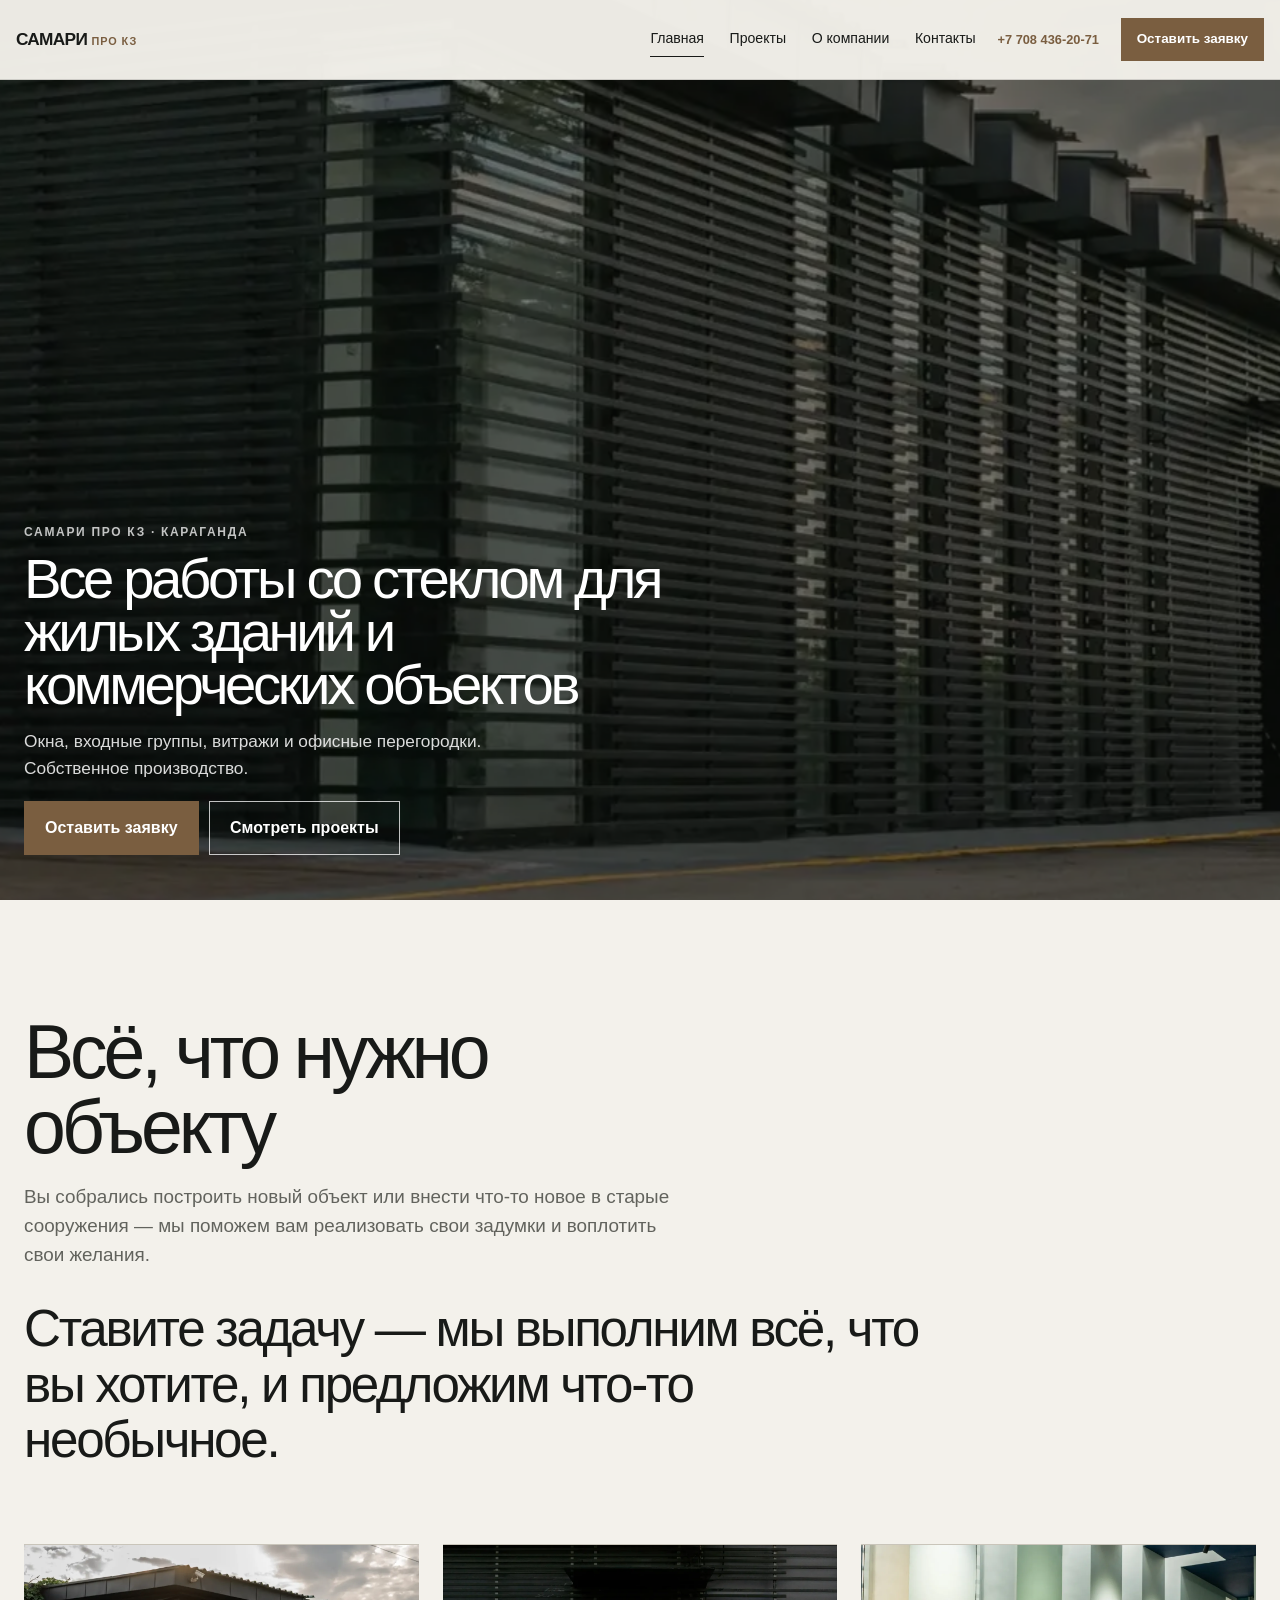
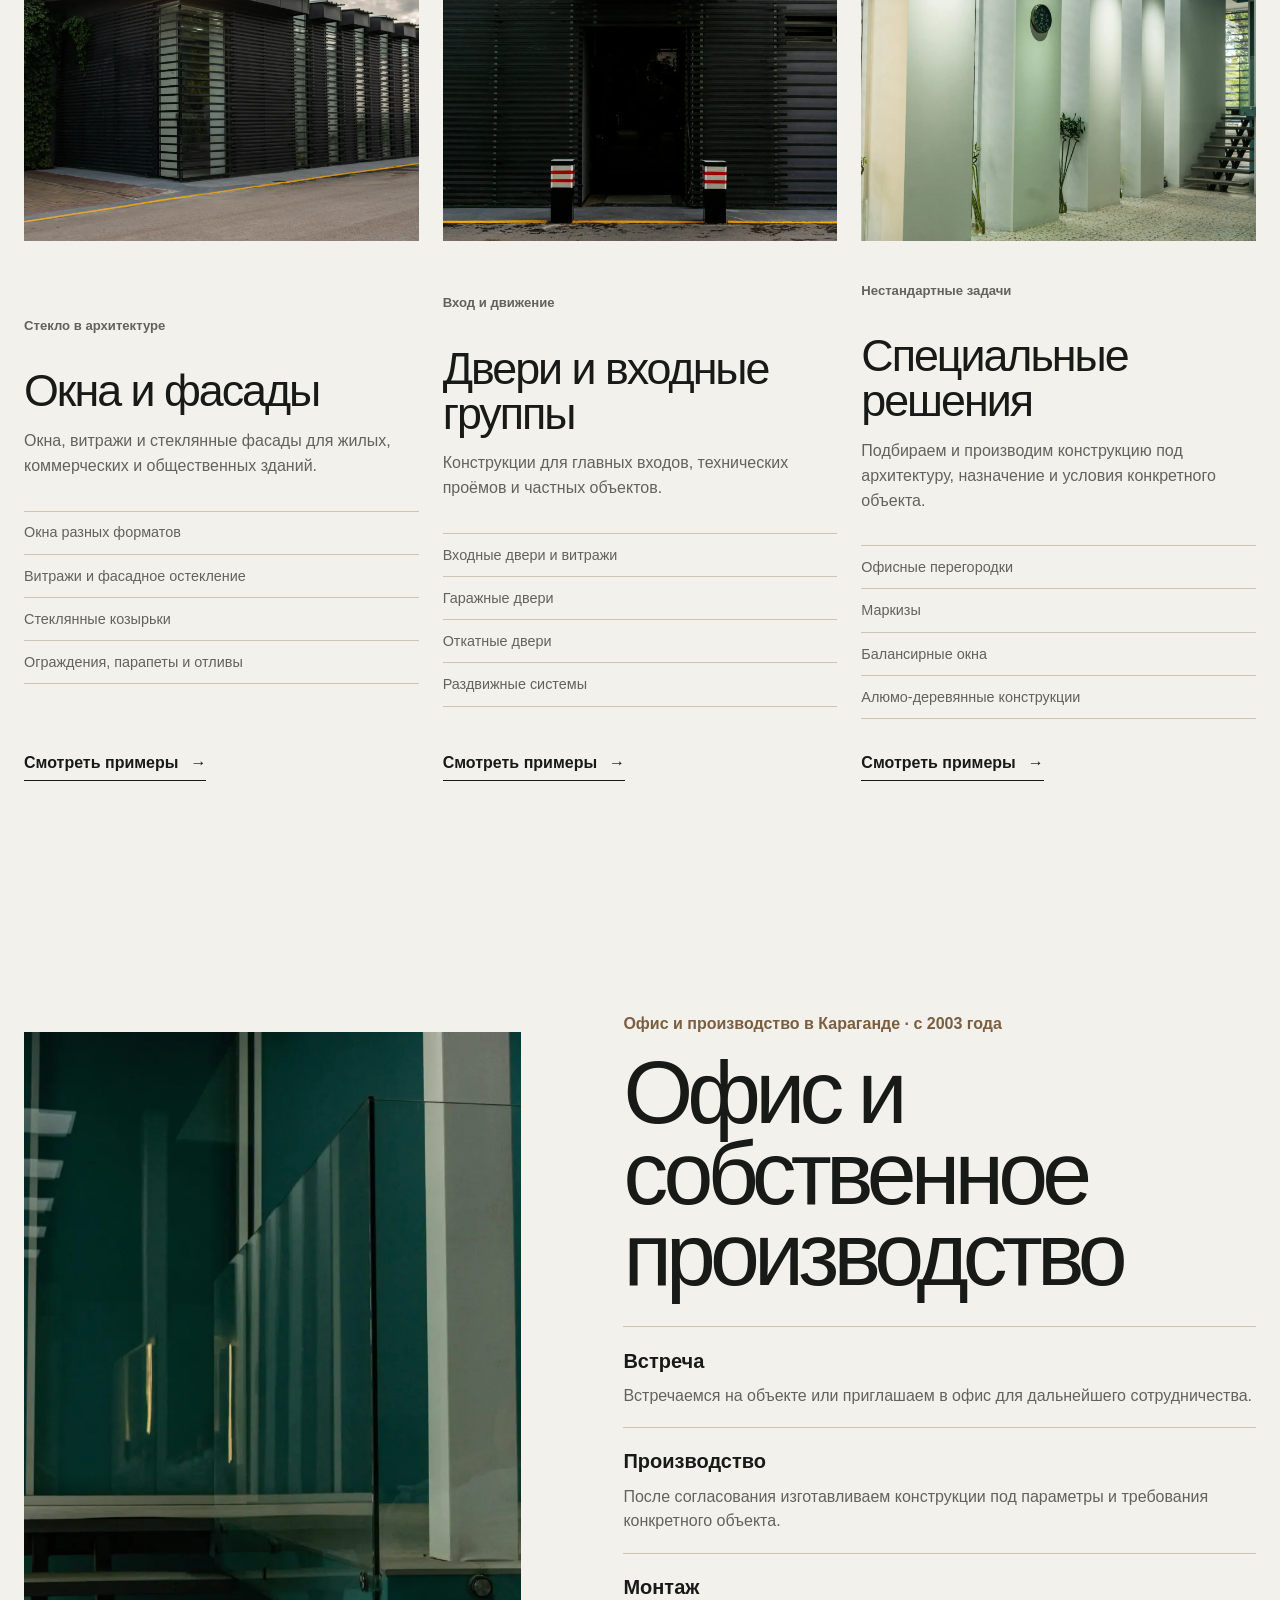
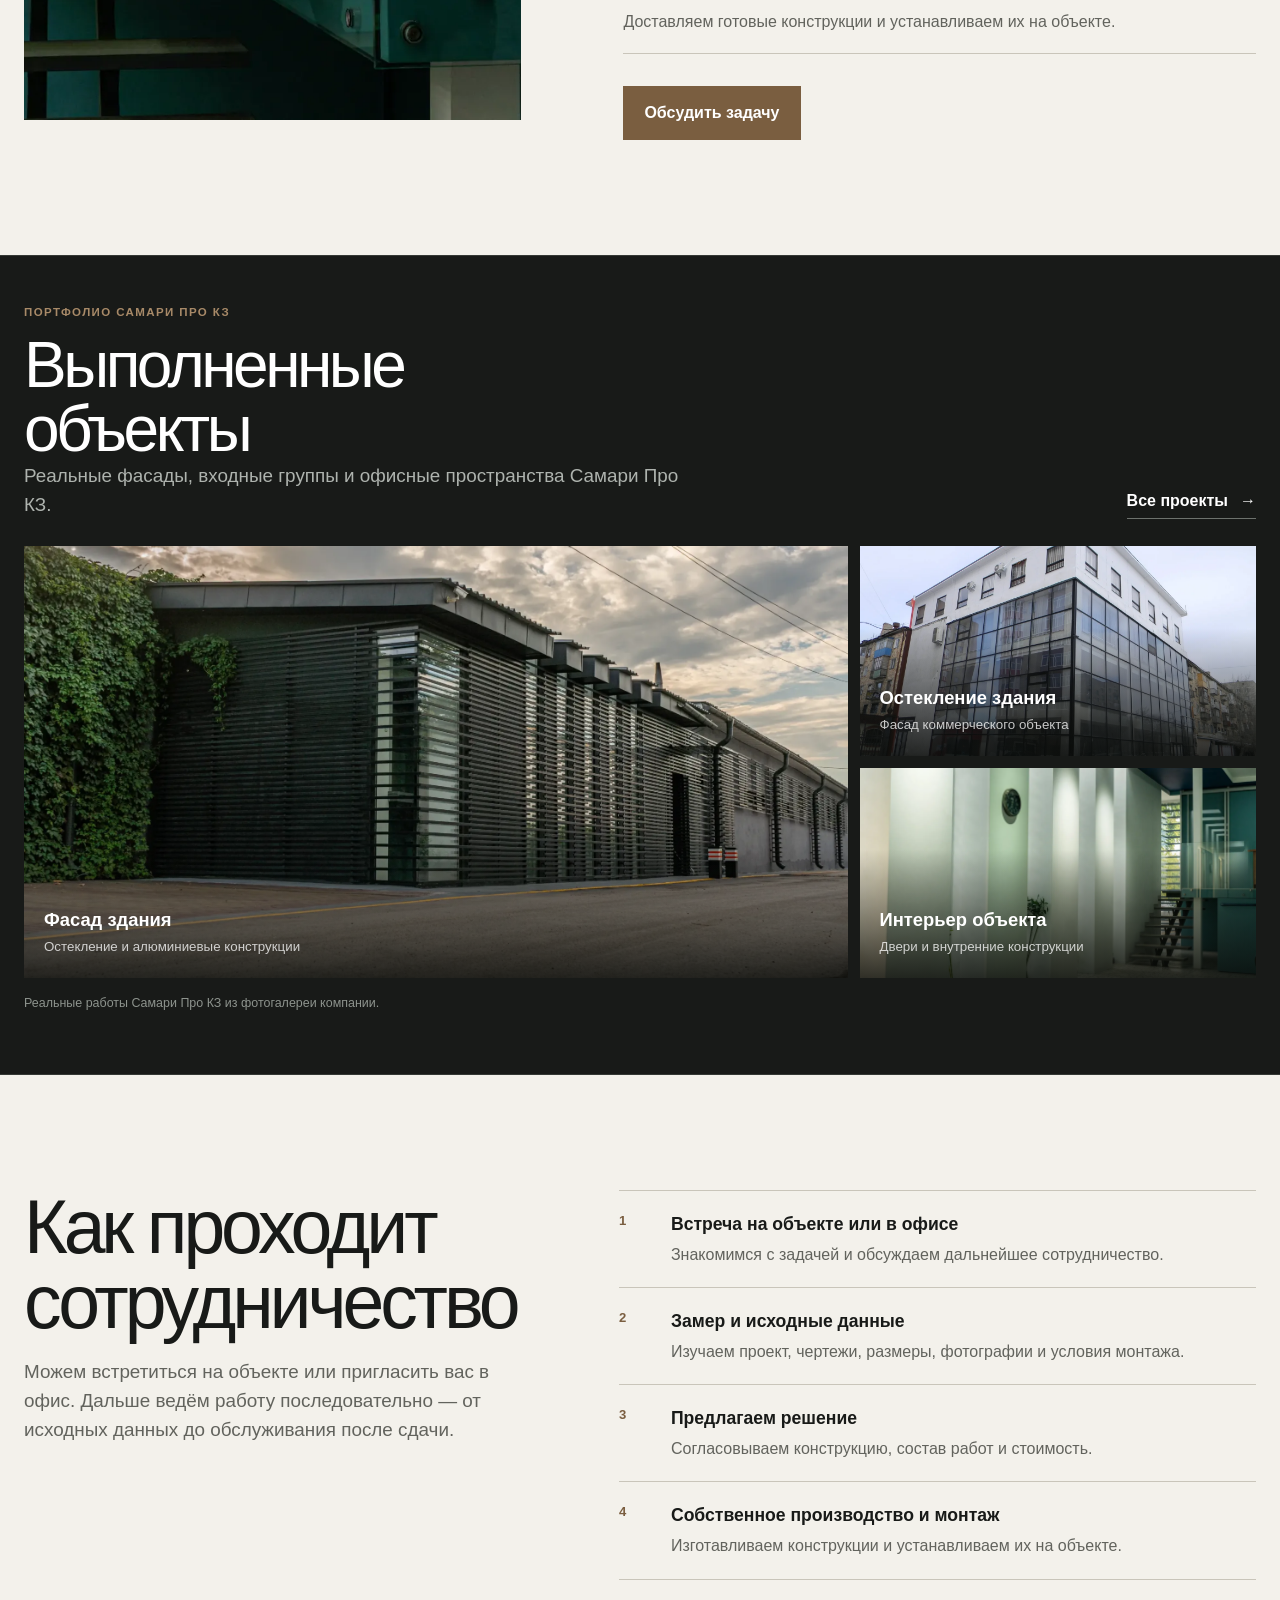
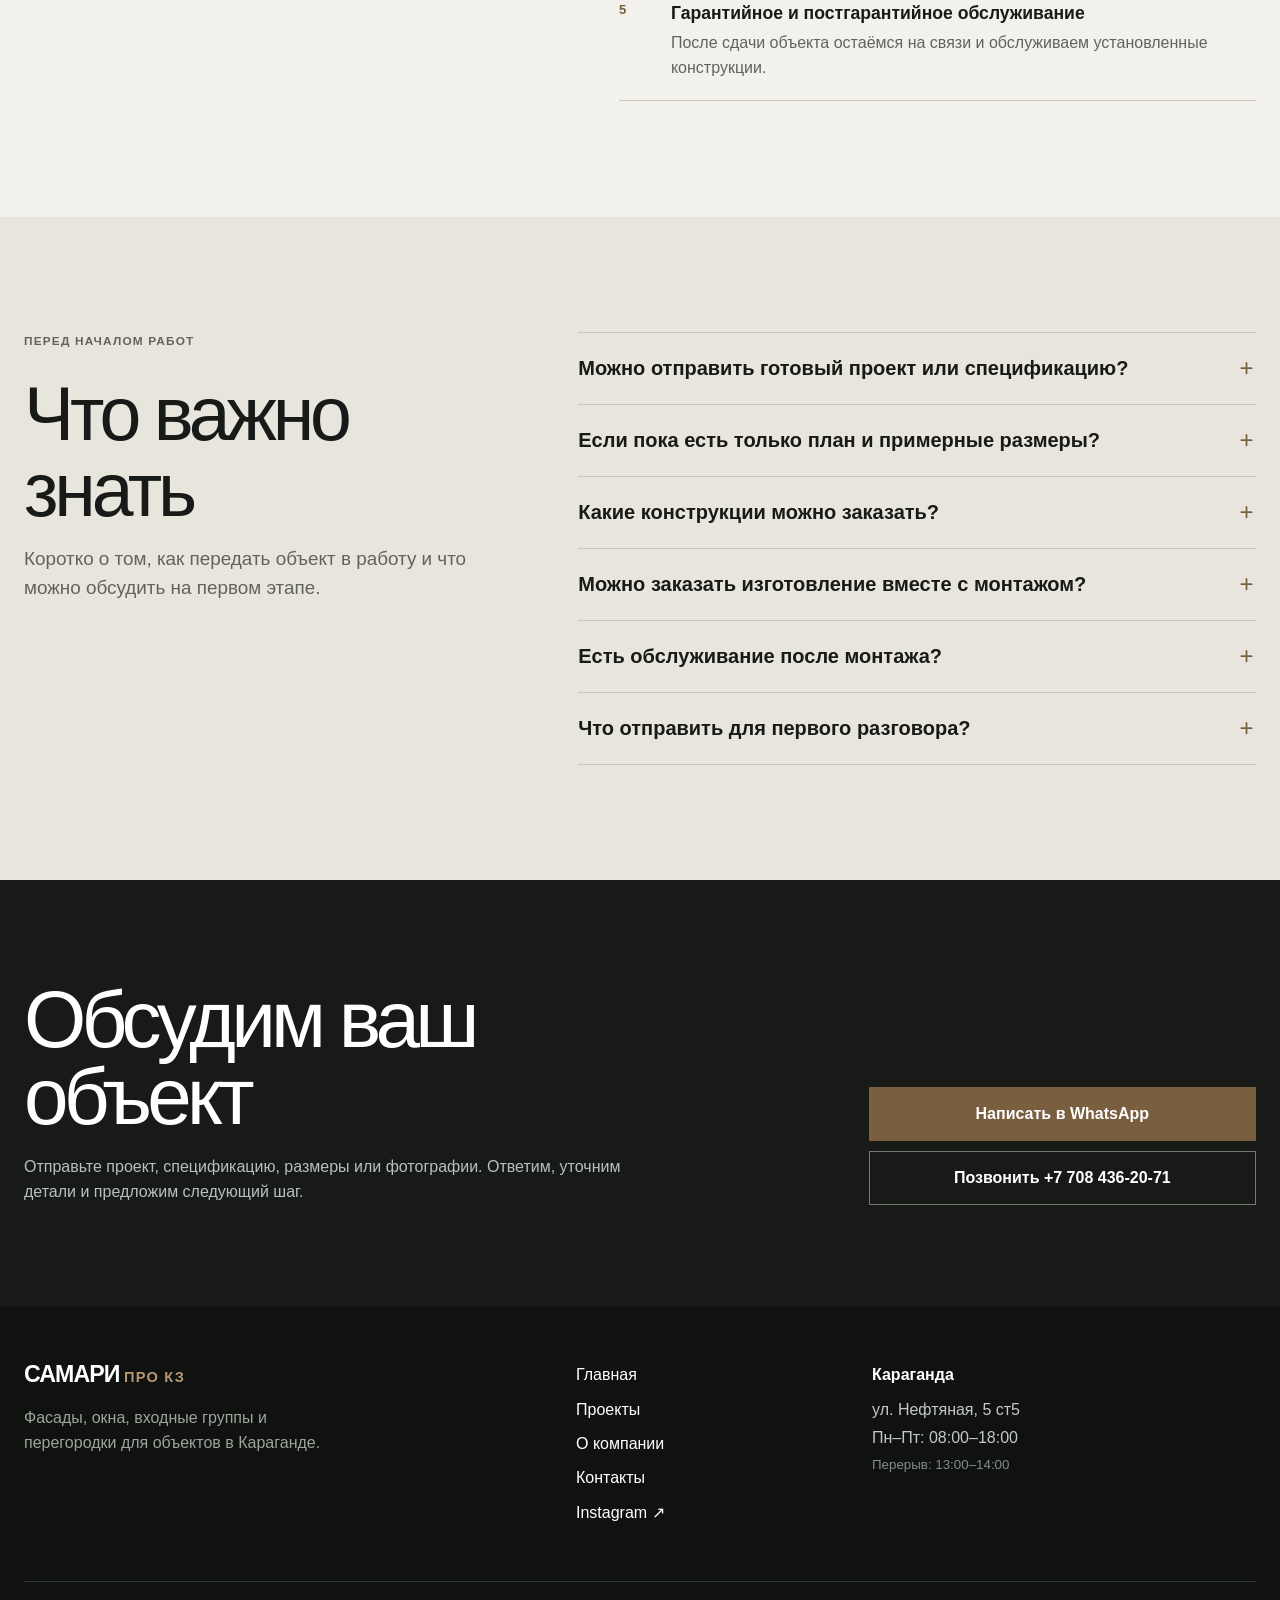
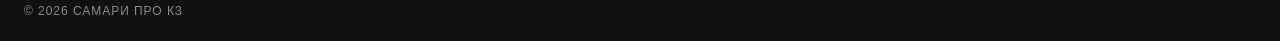
<file: index.html>
<!doctype html>
<html lang="ru">
<head>
  <meta charset="utf-8">
  <meta name="viewport" content="width=device-width, initial-scale=1">
  <base id="site-base" href="/">
  <script>if (location.hostname.endsWith('.github.io')) document.getElementById('site-base').href = '/samari-pro/';</script>
  <meta name="description" content="Окна, витражи, фасадное остекление, входные группы и офисные перегородки для жилых и коммерческих объектов. Собственное производство Самари Про КЗ в Караганде.">
  <meta name="robots" content="index, follow, max-image-preview:large">
  <meta name="theme-color" content="#f3f1eb">
  <link rel="canonical" href="https://makarenkoooooo.github.io/samari-pro/">
  <meta property="og:locale" content="ru_KZ">
  <meta property="og:type" content="website">
  <meta property="og:site_name" content="Самари Про КЗ">
  <meta property="og:title" content="Самари Про КЗ — окна, фасады и стеклянные конструкции">
  <meta property="og:description" content="Работы со стеклом и конструкциями для жилых и коммерческих объектов. Собственное производство в Караганде.">
  <meta property="og:url" content="https://makarenkoooooo.github.io/samari-pro/">
  <meta property="og:image" content="https://makarenkoooooo.github.io/samari-pro/assets/images/projects/project-03.webp">
  <meta property="og:image:alt" content="Фасад с панорамным остеклением — работа Самари Про КЗ">
  <meta name="twitter:card" content="summary_large_image">
  <meta name="twitter:title" content="Самари Про КЗ — окна, фасады и стеклянные конструкции">
  <meta name="twitter:description" content="Собственное производство конструкций для жилых и коммерческих объектов в Караганде.">
  <meta name="twitter:image" content="https://makarenkoooooo.github.io/samari-pro/assets/images/projects/project-03.webp">
  <link rel="icon" href="assets/images/favicon.svg" type="image/svg+xml">
  <link rel="alternate icon" href="favicon.ico" sizes="any">
  <link rel="apple-touch-icon" href="assets/images/apple-touch-icon.png">
  <title>Самари Про КЗ — окна, фасады и стеклянные конструкции в Караганде</title>
  <link rel="preload" as="image" href="assets/images/projects/project-03-mobile.webp" media="(max-width: 47.99rem)" fetchpriority="high">
  <link rel="preload" as="image" href="assets/images/projects/project-03.webp" media="(min-width: 48rem)" fetchpriority="high">
  <link rel="stylesheet" href="assets/css/style.css?v=20260913h">
  <script type="application/ld+json">
  {
    "@context": "https://schema.org",
    "@graph": [
      {
        "@type": ["Organization", "HomeAndConstructionBusiness"],
        "@id": "https://makarenkoooooo.github.io/samari-pro/#organization",
        "name": "Самари Про КЗ",
        "url": "https://makarenkoooooo.github.io/samari-pro/",
        "logo": "https://makarenkoooooo.github.io/samari-pro/assets/images/apple-touch-icon.png",
        "image": "https://makarenkoooooo.github.io/samari-pro/assets/images/projects/project-03.webp",
        "foundingDate": "2003",
        "telephone": "+7 708 436-20-71",
        "address": {
          "@type": "PostalAddress",
          "streetAddress": "ул. Нефтяная, 5 ст5",
          "addressLocality": "Караганда",
          "addressCountry": "KZ"
        },
        "openingHoursSpecification": {
          "@type": "OpeningHoursSpecification",
          "dayOfWeek": ["Monday", "Tuesday", "Wednesday", "Thursday", "Friday"],
          "opens": "08:00",
          "closes": "18:00"
        },
        "sameAs": [
          "https://2gis.kz/karaganda/firm/11822477302828226",
          "https://www.instagram.com/samari_pro/"
        ]
      },
      {
        "@type": "WebSite",
        "@id": "https://makarenkoooooo.github.io/samari-pro/#website",
        "url": "https://makarenkoooooo.github.io/samari-pro/",
        "name": "Самари Про КЗ",
        "inLanguage": "ru-KZ",
        "publisher": {"@id": "https://makarenkoooooo.github.io/samari-pro/#organization"}
      }
    ]
  }
  </script>
</head>
<body class="page-home">
  <div class="loading-screen" aria-hidden="true"><i></i><i></i></div>
  <header class="site-header" data-header>
    <a class="logo" href="./"><span>САМАРИ</span><b>ПРО КЗ</b></a>
    <nav class="desktop-nav" aria-label="Основная навигация">
      <a href="./" aria-current="page">Главная</a><a href="projects/">Проекты</a><a href="about/">О компании</a><a href="contacts/">Контакты</a>
    </nav>
    <a class="header-phone" href="tel:+77084362071" aria-label="Позвонить: +7 708 436-20-71"><span>+7 708 436-20-71</span></a><a class="header-action" href="https://wa.me/77084362071" target="_blank" rel="noopener">Оставить заявку</a>
    <button class="menu-toggle" type="button" aria-label="Открыть меню" aria-expanded="false" data-menu-toggle><span></span><span></span></button>
  </header>

  <div class="mobile-menu" data-mobile-menu aria-hidden="true">
    <nav aria-label="Мобильная навигация">
      <a href="./" aria-current="page">Главная</a><a href="projects/">Проекты</a><a href="about/">О компании</a><a href="contacts/">Контакты</a>
    </nav>
    <div class="mobile-menu__bottom"><p>Фасады, окна и входные группы<br>для объектов в Караганде</p><a class="mobile-phone" href="tel:+77084362071">+7 708 436-20-71</a><a class="button button--accent" href="https://wa.me/77084362071" target="_blank" rel="noopener">Оставить заявку</a></div>
  </div>

  <main>
    <section class="hero" aria-labelledby="hero-title">
      <picture>
        <source media="(max-width: 47.99rem)" srcset="assets/images/projects/project-03-mobile.webp" width="900" height="1200">
        <img decoding="sync" class="hero__image is-active" src="assets/images/projects/project-03.webp" alt="Фасад здания с панорамным остеклением, работа Самари Про КЗ" width="1920" height="1280" fetchpriority="high">
      </picture>
      <div class="hero__overlay" aria-hidden="true"></div>
      <div class="shell hero__content">
        <p class="hero__location">Самари Про КЗ · Караганда</p>
        <h1 id="hero-title">Все работы со стеклом для жилых зданий и коммерческих объектов</h1>
        <p class="hero__lead">Окна, входные группы, витражи и офисные перегородки. Собственное производство.</p>
        <div class="hero__actions"><a class="button button--accent" href="https://wa.me/77084362071" target="_blank" rel="noopener">Оставить заявку</a><button class="button button--light" type="button" data-scroll-target="projects">Смотреть проекты</button></div>
      </div>
    </section>

    <section class="solutions section" id="solutions" aria-labelledby="solutions-title">
      <div class="shell section-heading solutions__intro" data-reveal>
        <h2 id="solutions-title">Всё, что нужно объекту</h2>
        <p>Вы собрались построить новый объект или внести что-то новое в старые сооружения — мы поможем вам реализовать свои задумки и воплотить свои желания.</p>
      </div>
      <div class="shell"><p class="solution-promise" data-reveal>Ставите задачу — мы выполним всё, что вы хотите, и предложим что-то необычное.</p></div>
      <div class="shell solution-list">
        <article class="solution" data-reveal>
          <a class="solution__image" href="projects/"><img decoding="async" src="assets/images/projects/project-01.webp" alt="Фасад здания, работа Самари Про КЗ" width="1600" height="1067" loading="lazy"></a>
          <div class="solution__copy"><p class="solution__type">Стекло в архитектуре</p><h3>Окна и фасады</h3><p>Окна, витражи и стеклянные фасады для жилых, коммерческих и общественных зданий.</p><ul class="solution__services"><li>Окна разных форматов</li><li>Витражи и фасадное остекление</li><li>Стеклянные козырьки</li><li>Ограждения, парапеты и отливы</li></ul><a class="text-link" href="projects/">Смотреть примеры <span>→</span></a></div>
        </article>
        <article class="solution" data-reveal>
          <a class="solution__image" href="projects/"><img decoding="async" src="assets/images/projects/project-10.webp" alt="Входная группа здания, работа Самари Про КЗ" width="1600" height="1067" loading="lazy"></a>
          <div class="solution__copy"><p class="solution__type">Вход и движение</p><h3>Двери и входные группы</h3><p>Конструкции для главных входов, технических проёмов и частных объектов.</p><ul class="solution__services"><li>Входные двери и витражи</li><li>Гаражные двери</li><li>Откатные двери</li><li>Раздвижные системы</li></ul><a class="text-link" href="projects/">Смотреть примеры <span>→</span></a></div>
        </article>
        <article class="solution solution--cold" data-reveal>
          <a class="solution__image" href="projects/"><img decoding="async" src="assets/images/projects/project-34.webp" alt="Интерьер коммерческого объекта, работа Самари Про КЗ" width="1600" height="1067" loading="lazy"></a>
          <div class="solution__copy"><p class="solution__type">Нестандартные задачи</p><h3>Специальные решения</h3><p>Подбираем и производим конструкцию под архитектуру, назначение и условия конкретного объекта.</p><ul class="solution__services"><li>Офисные перегородки</li><li>Маркизы</li><li>Балансирные окна</li><li>Алюмо-деревянные конструкции</li></ul><a class="text-link" href="projects/">Смотреть примеры <span>→</span></a></div>
        </article>
      </div>
    </section>

    <section class="company-showcase section" aria-labelledby="company-showcase-title">
      <div class="shell company-showcase__grid">
        <figure class="company-media" data-reveal><img decoding="async" src="assets/images/projects/project-20.webp" alt="Стеклянные конструкции на реализованном объекте Самари Про КЗ" width="1600" height="1067" loading="lazy"></figure>
        <div class="company-showcase__copy" data-reveal>
          <p class="company-since">Офис и производство в Караганде · с 2003 года</p>
          <h2 id="company-showcase-title">Офис и собственное производство</h2>
          <ul class="company-points">
            <li><b>Встреча</b><span>Встречаемся на объекте или приглашаем в офис для дальнейшего сотрудничества.</span></li>
            <li><b>Производство</b><span>После согласования изготавливаем конструкции под параметры и требования конкретного объекта.</span></li>
            <li><b>Монтаж</b><span>Доставляем готовые конструкции и устанавливаем их на объекте.</span></li>
          </ul>
          <a class="button button--accent" href="https://wa.me/77084362071" target="_blank" rel="noopener">Обсудить задачу</a>
        </div>
      </div>
    </section>

    <section class="featured-projects section" id="projects" aria-labelledby="projects-title">
      <div class="shell section-heading section-heading--row" data-reveal><div><p class="featured-projects__label">Портфолио Самари Про КЗ</p><h2 id="projects-title">Выполненные объекты</h2><p>Реальные фасады, входные группы и офисные пространства Самари Про КЗ.</p></div><a class="text-link" href="projects/">Все проекты <span>→</span></a></div>
      <div class="shell project-mosaic" data-reveal>
        <a class="project-tile project-tile--large" href="projects/"><img decoding="async" src="assets/images/projects/project-03.webp" alt="Фасад здания с остеклением, работа Самари Про КЗ" width="1920" height="1280" loading="lazy"><span><b>Фасад здания</b><small>Остекление и алюминиевые конструкции</small></span></a>
        <a class="project-tile" href="projects/"><img decoding="async" src="assets/images/real/samari-real-01.webp" alt="Многоэтажное здание с фасадным остеклением, работа Самари Про КЗ" width="1440" height="1080" loading="lazy"><span><b>Остекление здания</b><small>Фасад коммерческого объекта</small></span></a>
        <a class="project-tile" href="projects/"><img decoding="async" src="assets/images/projects/project-33.webp" alt="Внутреннее пространство реализованного объекта Самари Про КЗ" width="1600" height="1067" loading="lazy"><span><b>Интерьер объекта</b><small>Двери и внутренние конструкции</small></span></a>
      </div>
      <p class="shell image-note">Реальные работы Самари Про КЗ из фотогалереи компании.</p>
    </section>

    <section class="how section" aria-labelledby="how-title">
      <div class="shell how__grid">
        <div class="section-heading" data-reveal><h2 id="how-title">Как проходит сотрудничество</h2><p>Можем встретиться на объекте или пригласить вас в офис. Дальше ведём работу последовательно — от исходных данных до обслуживания после сдачи.</p></div>
        <ol class="steps" data-reveal><li><b>Встреча на объекте или в офисе</b><span>Знакомимся с задачей и обсуждаем дальнейшее сотрудничество.</span></li><li><b>Замер и исходные данные</b><span>Изучаем проект, чертежи, размеры, фотографии и условия монтажа.</span></li><li><b>Предлагаем решение</b><span>Согласовываем конструкцию, состав работ и стоимость.</span></li><li><b>Собственное производство и монтаж</b><span>Изготавливаем конструкции и устанавливаем их на объекте.</span></li><li><b>Гарантийное и постгарантийное обслуживание</b><span>После сдачи объекта остаёмся на связи и обслуживаем установленные конструкции.</span></li></ol>
      </div>
    </section>

    <section class="faq section" aria-labelledby="faq-title">
      <div class="shell faq__grid">
        <div class="section-heading" data-reveal><p class="eyebrow">Перед началом работ</p><h2 id="faq-title">Что важно знать</h2><p>Коротко о том, как передать объект в работу и что можно обсудить на первом этапе.</p></div>
        <div class="faq__list" data-reveal>
          <details><summary>Можно отправить готовый проект или спецификацию?</summary><p>Да. Пришлите документы в WhatsApp — изучим исходные данные и уточним вопросы по конструкциям и монтажу.</p></details>
          <details><summary>Если пока есть только план и примерные размеры?</summary><p>Этого достаточно для первого обсуждения. Точные параметры фиксируются после уточнения объекта и замера.</p></details>
          <details><summary>Какие конструкции можно заказать?</summary><p>Фасадное остекление, витражи, окна, двери, входные группы и стеклянные перегородки.</p></details>
          <details><summary>Можно заказать изготовление вместе с монтажом?</summary><p>Да. Самари Про КЗ производит конструкции и выполняет их монтаж на объекте.</p></details>
          <details><summary>Есть обслуживание после монтажа?</summary><p>Да. После сдачи объекта выполняем гарантийное и постгарантийное обслуживание установленных конструкций.</p></details>
          <details><summary>Что отправить для первого разговора?</summary><p>Назначение объекта, проект или фотографии, примерные размеры и желаемый срок реализации.</p></details>
        </div>
      </div>
    </section>

    <section class="contact-band" aria-labelledby="contact-band-title">
      <div class="shell contact-band__grid">
        <div data-reveal><h2 id="contact-band-title">Обсудим ваш объект</h2><p>Отправьте проект, спецификацию, размеры или фотографии. Ответим, уточним детали и предложим следующий шаг.</p></div>
        <div class="contact-band__actions" data-reveal><a class="button button--accent" href="https://wa.me/77084362071" target="_blank" rel="noopener">Написать в WhatsApp</a><a class="button button--dark-outline" href="tel:+77084362071">Позвонить +7 708 436-20-71</a></div>
      </div>
    </section>
  </main>

  <footer class="site-footer">
    <div class="shell footer__main"><div><a class="logo logo--footer" href="./"><span>САМАРИ</span><b>ПРО КЗ</b></a><p>Фасады, окна, входные группы и перегородки для объектов в Караганде.</p></div><nav aria-label="Навигация в подвале"><a href="./">Главная</a><a href="projects/">Проекты</a><a href="about/">О компании</a><a href="contacts/">Контакты</a><a href="https://www.instagram.com/samari_pro/" target="_blank" rel="noopener">Instagram ↗</a></nav><address><b>Караганда</b><span>ул. Нефтяная, 5 ст5</span><span>Пн–Пт: 08:00–18:00</span><small>Перерыв: 13:00–14:00</small></address></div>
    <div class="shell footer__bottom"><span>© 2026 Самари Про КЗ</span></div>
  </footer>
  <script src="assets/js/main.js?v=20260908c" defer></script>
</body>
</html>
</file>
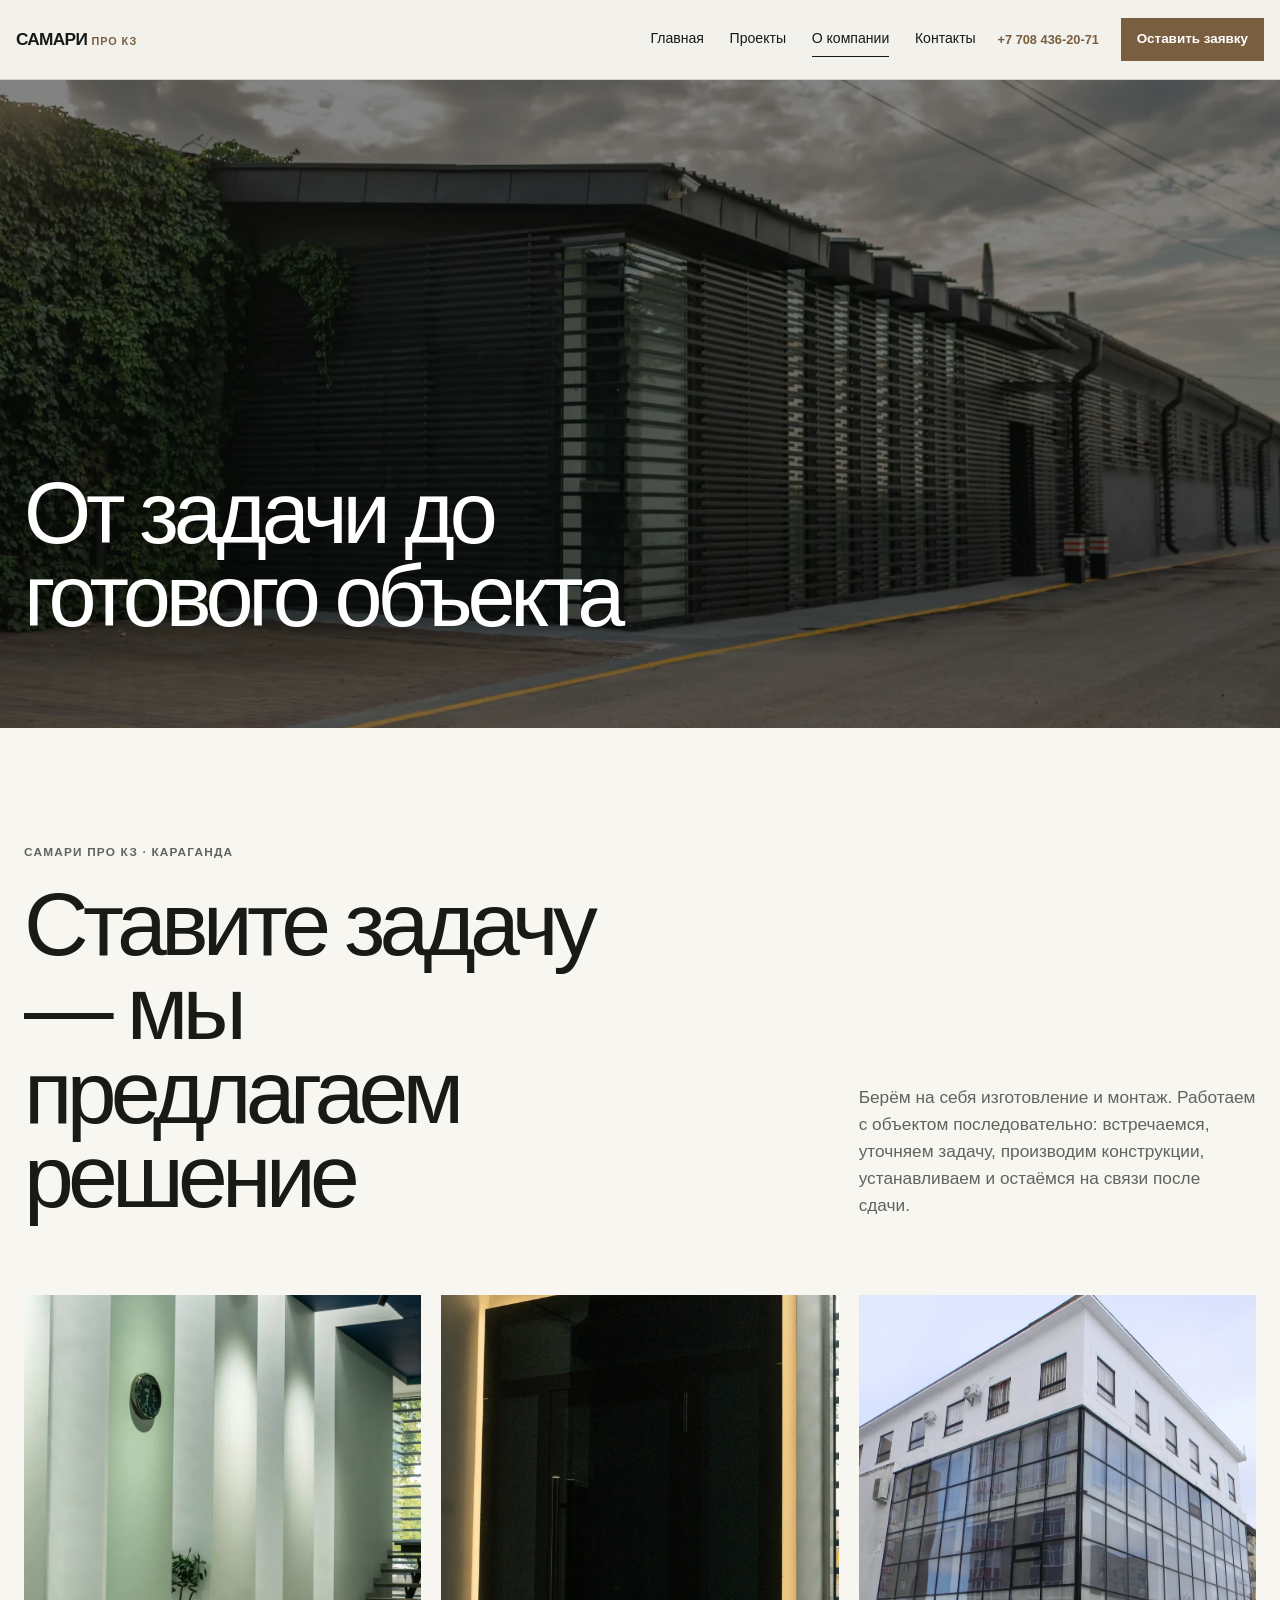
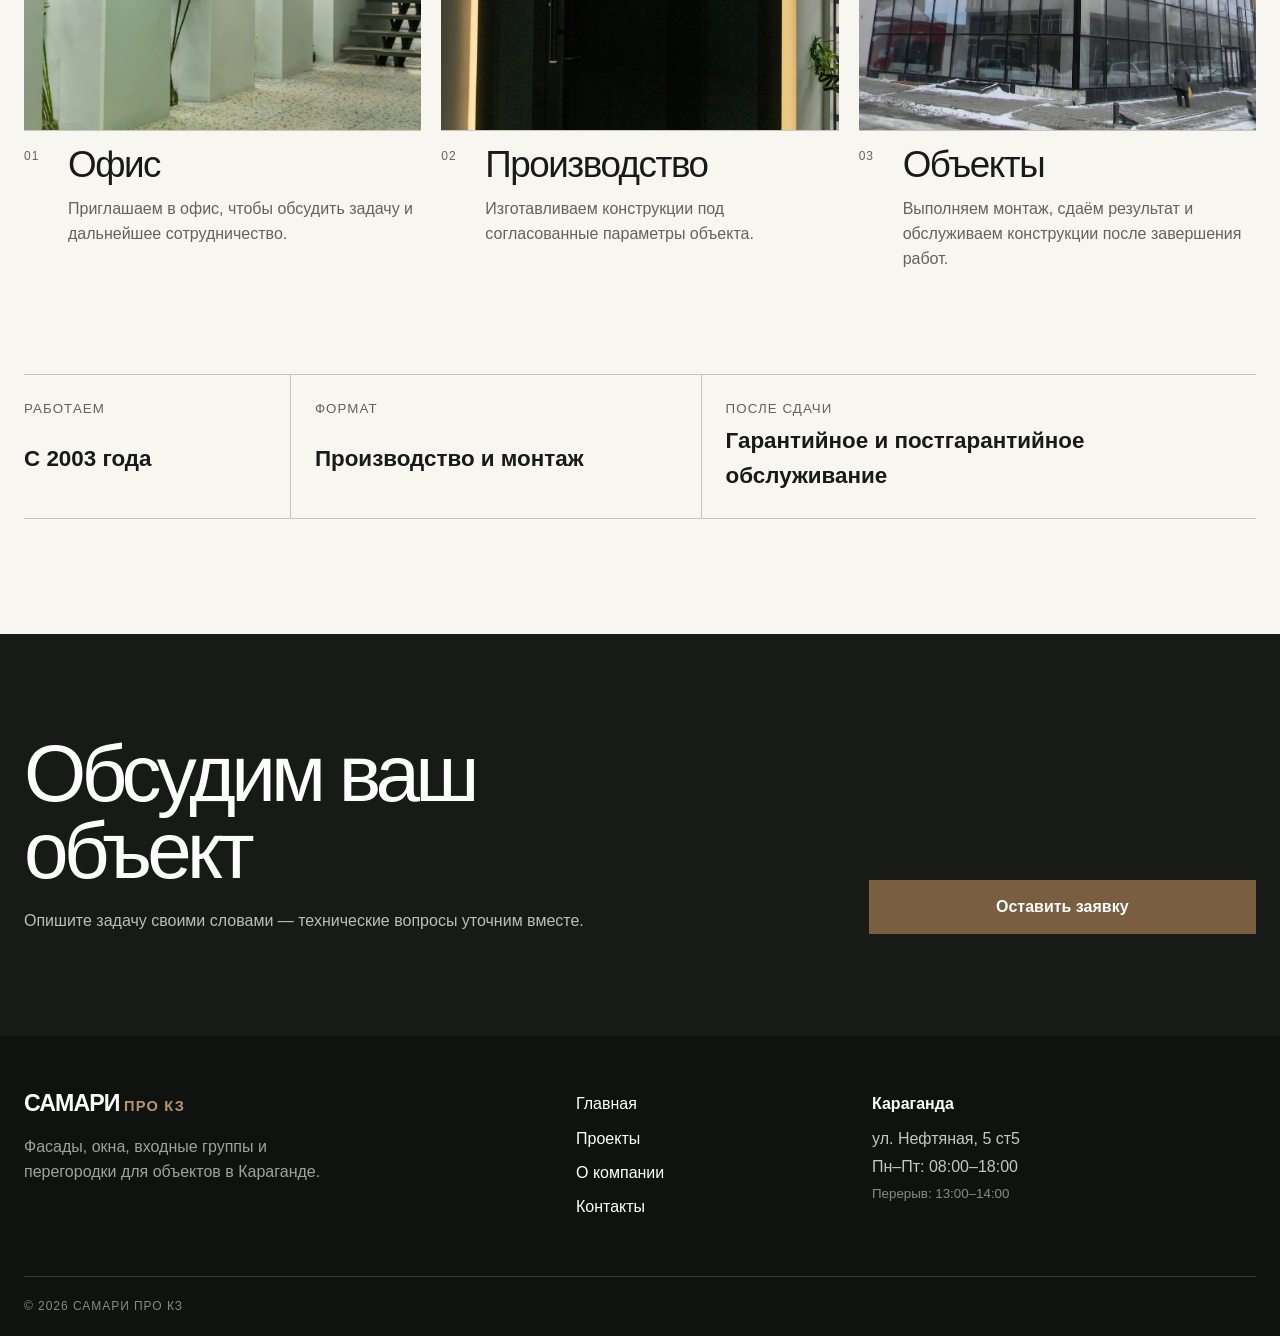
<file: about/index.html>
<!doctype html>
<html lang="ru">
<head>
  <meta charset="utf-8">
  <meta name="viewport" content="width=device-width, initial-scale=1">
  <base id="site-base" href="/">
  <script>if (location.hostname.endsWith('.github.io')) document.getElementById('site-base').href = '/samari-pro/';</script>
  <meta name="description" content="Самари Про КЗ работает с 2003 года: собственное производство оконных, фасадных и стеклянных конструкций, монтаж и обслуживание в Караганде.">
  <meta name="robots" content="index, follow, max-image-preview:large">
  <meta name="theme-color" content="#f3f1eb">
  <link rel="canonical" href="https://makarenkoooooo.github.io/samari-pro/about/">
  <meta property="og:locale" content="ru_KZ">
  <meta property="og:type" content="website">
  <meta property="og:site_name" content="Самари Про КЗ">
  <meta property="og:title" content="О компании Самари Про КЗ — производство и монтаж с 2003 года">
  <meta property="og:description" content="Собственное производство конструкций, монтаж и обслуживание объектов в Караганде.">
  <meta property="og:url" content="https://makarenkoooooo.github.io/samari-pro/about/">
  <meta property="og:image" content="https://makarenkoooooo.github.io/samari-pro/assets/images/projects/project-02.webp">
  <meta property="og:image:alt" content="Фасад с алюминиевыми конструкциями Самари Про КЗ">
  <meta name="twitter:card" content="summary_large_image">
  <meta name="twitter:title" content="О компании Самари Про КЗ">
  <meta name="twitter:description" content="Собственное производство и монтаж конструкций в Караганде с 2003 года.">
  <meta name="twitter:image" content="https://makarenkoooooo.github.io/samari-pro/assets/images/projects/project-02.webp">
  <link rel="icon" href="assets/images/favicon.svg" type="image/svg+xml">
  <link rel="alternate icon" href="favicon.ico" sizes="any">
  <link rel="apple-touch-icon" href="assets/images/apple-touch-icon.png">
  <title>О компании Самари Про КЗ — производство и монтаж с 2003 года</title>
  <link rel="preload" as="image" href="assets/images/projects/project-02.webp" fetchpriority="high">
  <link rel="stylesheet" href="assets/css/style.css?v=20260913h">
  <script type="application/ld+json">
  {
    "@context": "https://schema.org",
    "@type": "AboutPage",
    "@id": "https://makarenkoooooo.github.io/samari-pro/about/#webpage",
    "url": "https://makarenkoooooo.github.io/samari-pro/about/",
    "name": "О компании Самари Про КЗ",
    "description": "Собственное производство и монтаж конструкций в Караганде с 2003 года.",
    "inLanguage": "ru-KZ",
    "isPartOf": {"@id": "https://makarenkoooooo.github.io/samari-pro/#website"},
    "about": {"@id": "https://makarenkoooooo.github.io/samari-pro/#organization"}
  }
  </script>
</head>
<body>
  <header class="site-header">
    <a class="logo" href="./"><span>САМАРИ</span><b>ПРО КЗ</b></a>
    <nav class="desktop-nav" aria-label="Основная навигация"><a href="./">Главная</a><a href="projects/">Проекты</a><a href="about/" aria-current="page">О компании</a><a href="contacts/">Контакты</a></nav>
    <a class="header-phone" href="tel:+77084362071" aria-label="Позвонить: +7 708 436-20-71"><span>+7 708 436-20-71</span></a><a class="header-action" href="https://wa.me/77084362071" target="_blank" rel="noopener">Оставить заявку</a>
    <button class="menu-toggle" type="button" aria-label="Открыть меню" aria-expanded="false" data-menu-toggle><span></span><span></span></button>
  </header>
  <div class="mobile-menu" data-mobile-menu aria-hidden="true"><nav aria-label="Мобильная навигация"><a href="./">Главная</a><a href="projects/">Проекты</a><a href="about/" aria-current="page">О компании</a><a href="contacts/">Контакты</a></nav><div class="mobile-menu__bottom"><p>Фасады, окна и входные группы<br>для объектов в Караганде</p><a class="mobile-phone" href="tel:+77084362071">+7 708 436-20-71</a><a class="button button--accent" href="https://wa.me/77084362071" target="_blank" rel="noopener">Оставить заявку</a></div></div>

  <main class="inner-main">
    <section class="inner-hero about-hero" aria-labelledby="about-hero-title">
      <img decoding="sync" src="assets/images/projects/project-02.webp" alt="Фасад здания, работа Самари Про КЗ" width="1600" height="1067" fetchpriority="high">
      <div class="inner-hero__shade" aria-hidden="true"></div>
      <div class="shell inner-hero__content"><h1 id="about-hero-title">От задачи до готового объекта</h1></div>
    </section>
    <section class="about-editorial section" aria-labelledby="about-editorial-title">
      <div class="shell about-editorial__intro" data-reveal><p class="eyebrow">Самари Про КЗ · Караганда</p><h2 id="about-editorial-title">Ставите задачу — мы предлагаем решение</h2><p>Берём на себя изготовление и монтаж. Работаем с объектом последовательно: встречаемся, уточняем задачу, производим конструкции, устанавливаем и остаёмся на связи после сдачи.</p></div>
      <div class="shell about-media-grid">
        <article class="about-media-card" data-reveal><img decoding="async" src="assets/images/projects/project-33.webp" alt="Офисное пространство с конструкциями Самари Про КЗ" width="1600" height="1067" loading="lazy"><div><span>01</span><h3>Офис</h3><p>Приглашаем в офис, чтобы обсудить задачу и дальнейшее сотрудничество.</p></div></article>
        <article class="about-media-card" data-reveal><img decoding="async" src="assets/images/projects/project-15.webp" alt="Готовая дверная конструкция Самари Про КЗ" width="1200" height="1800" loading="lazy"><div><span>02</span><h3>Производство</h3><p>Изготавливаем конструкции под согласованные параметры объекта.</p></div></article>
        <article class="about-media-card" data-reveal><img decoding="async" src="assets/images/real/samari-real-01.webp" alt="Реализованный объект с фасадным остеклением Самари Про КЗ" width="1440" height="1080" loading="lazy"><div><span>03</span><h3>Объекты</h3><p>Выполняем монтаж, сдаём результат и обслуживаем конструкции после завершения работ.</p></div></article>
      </div>
      <div class="shell about-facts" data-reveal><div><small>Работаем</small><b>С 2003 года</b></div><div><small>Формат</small><b>Производство и монтаж</b></div><div><small>После сдачи</small><b>Гарантийное и постгарантийное обслуживание</b></div></div>
    </section>
    <section class="contact-band"><div class="shell contact-band__grid"><div><h2>Обсудим ваш объект</h2><p>Опишите задачу своими словами — технические вопросы уточним вместе.</p></div><div class="contact-band__actions"><a class="button button--accent" href="https://wa.me/77084362071" target="_blank" rel="noopener">Оставить заявку</a></div></div></section>
  </main>

  <footer class="site-footer"><div class="shell footer__main"><div><a class="logo logo--footer" href="./"><span>САМАРИ</span><b>ПРО КЗ</b></a><p>Фасады, окна, входные группы и перегородки для объектов в Караганде.</p></div><nav aria-label="Навигация в подвале"><a href="./">Главная</a><a href="projects/">Проекты</a><a href="about/">О компании</a><a href="contacts/">Контакты</a></nav><address><b>Караганда</b><span>ул. Нефтяная, 5 ст5</span><span>Пн–Пт: 08:00–18:00</span><small>Перерыв: 13:00–14:00</small></address></div><div class="shell footer__bottom"><span>© 2026 Самари Про КЗ</span></div></footer>
  <script src="assets/js/main.js?v=20260908c" defer></script>
</body>
</html>
</file>
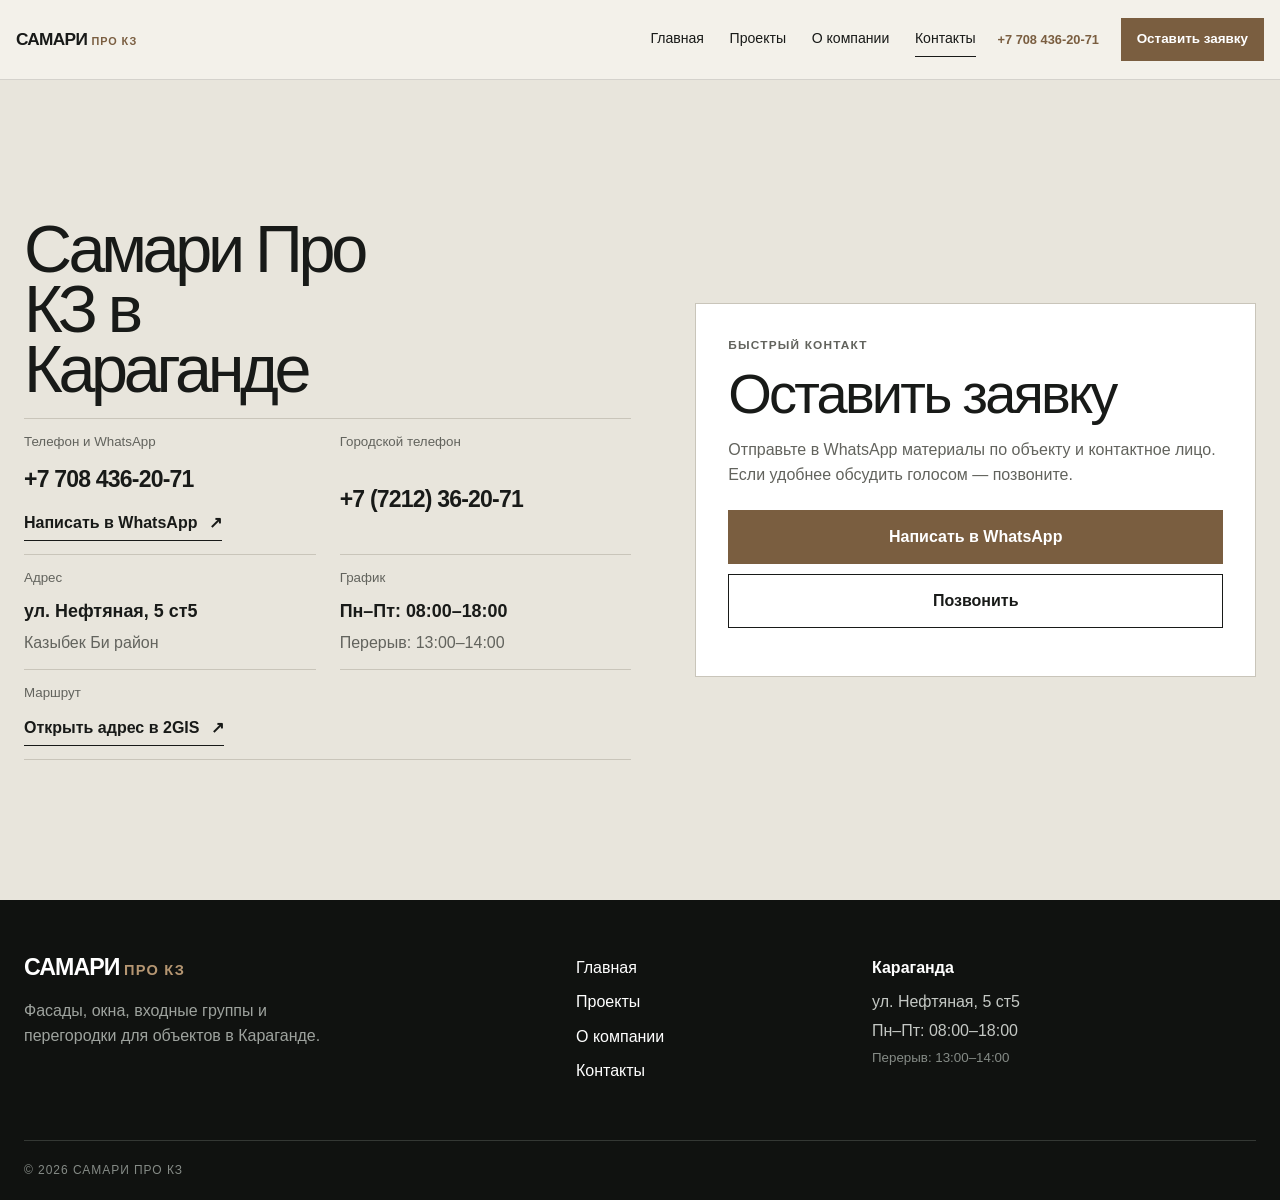
<file: contacts/index.html>
<!doctype html>
<html lang="ru"><head>
  <meta charset="utf-8">
  <meta name="viewport" content="width=device-width, initial-scale=1">
  <base id="site-base" href="/">
  <script>if (location.hostname.endsWith('.github.io')) document.getElementById('site-base').href = '/samari-pro/';</script>
  <meta name="description" content="Контакты Самари Про КЗ в Караганде: телефон, WhatsApp, адрес офиса и график работы. Напишите или позвоните, чтобы обсудить объект.">
  <meta name="robots" content="index, follow, max-image-preview:large">
  <meta name="theme-color" content="#f3f1eb">
  <link rel="canonical" href="https://makarenkoooooo.github.io/samari-pro/contacts/">
  <meta property="og:locale" content="ru_KZ">
  <meta property="og:type" content="website">
  <meta property="og:site_name" content="Самари Про КЗ">
  <meta property="og:title" content="Контакты Самари Про КЗ в Караганде">
  <meta property="og:description" content="Телефон, WhatsApp, адрес офиса и график работы Самари Про КЗ.">
  <meta property="og:url" content="https://makarenkoooooo.github.io/samari-pro/contacts/">
  <meta property="og:image" content="https://makarenkoooooo.github.io/samari-pro/assets/images/projects/project-03.webp">
  <meta name="twitter:card" content="summary_large_image">
  <meta property="og:image:alt" content="Самари Про КЗ — работы со стеклом в Караганде">
  <meta name="twitter:title" content="Контакты Самари Про КЗ в Караганде">
  <meta name="twitter:description" content="Телефон, WhatsApp, адрес офиса и график работы.">
  <meta name="twitter:image" content="https://makarenkoooooo.github.io/samari-pro/assets/images/projects/project-03.webp">
  <link rel="icon" href="assets/images/favicon.svg" type="image/svg+xml">
  <link rel="alternate icon" href="favicon.ico" sizes="any">
  <link rel="apple-touch-icon" href="assets/images/apple-touch-icon.png">
  <title>Контакты Самари Про КЗ в Караганде — телефон и WhatsApp</title>
  <link rel="stylesheet" href="assets/css/style.css?v=20260913h">
  <script type="application/ld+json">{"@context":"https://schema.org","@type":"ContactPage","@id":"https://makarenkoooooo.github.io/samari-pro/contacts/#webpage","url":"https://makarenkoooooo.github.io/samari-pro/contacts/","name":"Контакты Самари Про КЗ в Караганде","description":"Телефоны, WhatsApp, адрес и график работы Самари Про КЗ.","inLanguage":"ru-KZ","isPartOf":{"@id":"https://makarenkoooooo.github.io/samari-pro/#website"},"about":{"@id":"https://makarenkoooooo.github.io/samari-pro/#organization"}}</script>
</head><body class="page-contacts">
  <header class="site-header"><a class="logo" href="./"><span>САМАРИ</span><b>ПРО КЗ</b></a><nav class="desktop-nav" aria-label="Основная навигация"><a href="./">Главная</a><a href="projects/">Проекты</a><a href="about/">О компании</a><a href="contacts/" aria-current="page">Контакты</a></nav><a class="header-phone" href="tel:+77084362071" aria-label="Позвонить: +7 708 436-20-71"><span>+7 708 436-20-71</span></a><a class="header-action" href="https://wa.me/77084362071" target="_blank" rel="noopener">Оставить заявку</a><button class="menu-toggle" type="button" aria-label="Открыть меню" aria-expanded="false" data-menu-toggle><span></span><span></span></button></header>
  <div class="mobile-menu" data-mobile-menu aria-hidden="true"><nav aria-label="Мобильная навигация"><a href="./">Главная</a><a href="projects/">Проекты</a><a href="about/">О компании</a><a href="contacts/" aria-current="page">Контакты</a></nav><div class="mobile-menu__bottom"><p>Окна, фасады и входные группы<br>для объектов в Караганде</p><a class="mobile-phone" href="tel:+77084362071">+7 708 436-20-71</a><a class="button button--accent" href="https://wa.me/77084362071" target="_blank" rel="noopener">Оставить заявку</a></div></div>
  <main class="inner-main contacts-main"><section class="section contact-compact" aria-labelledby="contacts-title"><div class="shell contact-layout">
    <div><h1 id="contacts-title">Самари Про КЗ в Караганде</h1><div class="contact-details">
      <div><small>Телефон и WhatsApp</small><a class="contact-number" href="tel:+77084362071">+7 708 436-20-71</a><a class="text-link" href="https://wa.me/77084362071" target="_blank" rel="noopener">Написать в WhatsApp <span>↗</span></a></div>
      <div><small>Городской телефон</small><a class="contact-number" href="tel:+77212362071">+7 (7212) 36-20-71</a></div>
      <div><small>Адрес</small><b>ул. Нефтяная, 5 ст5</b><span>Казыбек Би район</span></div>
      <div><small>График</small><b>Пн–Пт: 08:00–18:00</b><span>Перерыв: 13:00–14:00</span></div>
      <div><small>Маршрут</small><a class="text-link" href="https://2gis.kz/karaganda/firm/11822477302828226" target="_blank" rel="noopener">Открыть адрес в 2GIS <span>↗</span></a></div>
    </div></div>
    <div class="form-panel contact-choice"><p class="eyebrow">Быстрый контакт</p><h2>Оставить заявку</h2><p>Отправьте в WhatsApp материалы по объекту и контактное лицо. Если удобнее обсудить голосом — позвоните.</p><div class="contact-choice__actions"><a class="button button--accent" href="https://wa.me/77084362071" target="_blank" rel="noopener">Написать в WhatsApp</a><a class="button button--dark-outline" href="tel:+77084362071">Позвонить</a></div></div>
  </div></section></main>
  <footer class="site-footer"><div class="shell footer__main"><div><a class="logo logo--footer" href="./"><span>САМАРИ</span><b>ПРО КЗ</b></a><p>Фасады, окна, входные группы и перегородки для объектов в Караганде.</p></div><nav aria-label="Навигация в подвале"><a href="./">Главная</a><a href="projects/">Проекты</a><a href="about/">О компании</a><a href="contacts/">Контакты</a></nav><address><b>Караганда</b><span>ул. Нефтяная, 5 ст5</span><span>Пн–Пт: 08:00–18:00</span><small>Перерыв: 13:00–14:00</small></address></div><div class="shell footer__bottom"><span>© 2026 Самари Про КЗ</span></div></footer>
  <script src="assets/js/main.js?v=20260908c" defer></script>
</body></html>
</file>
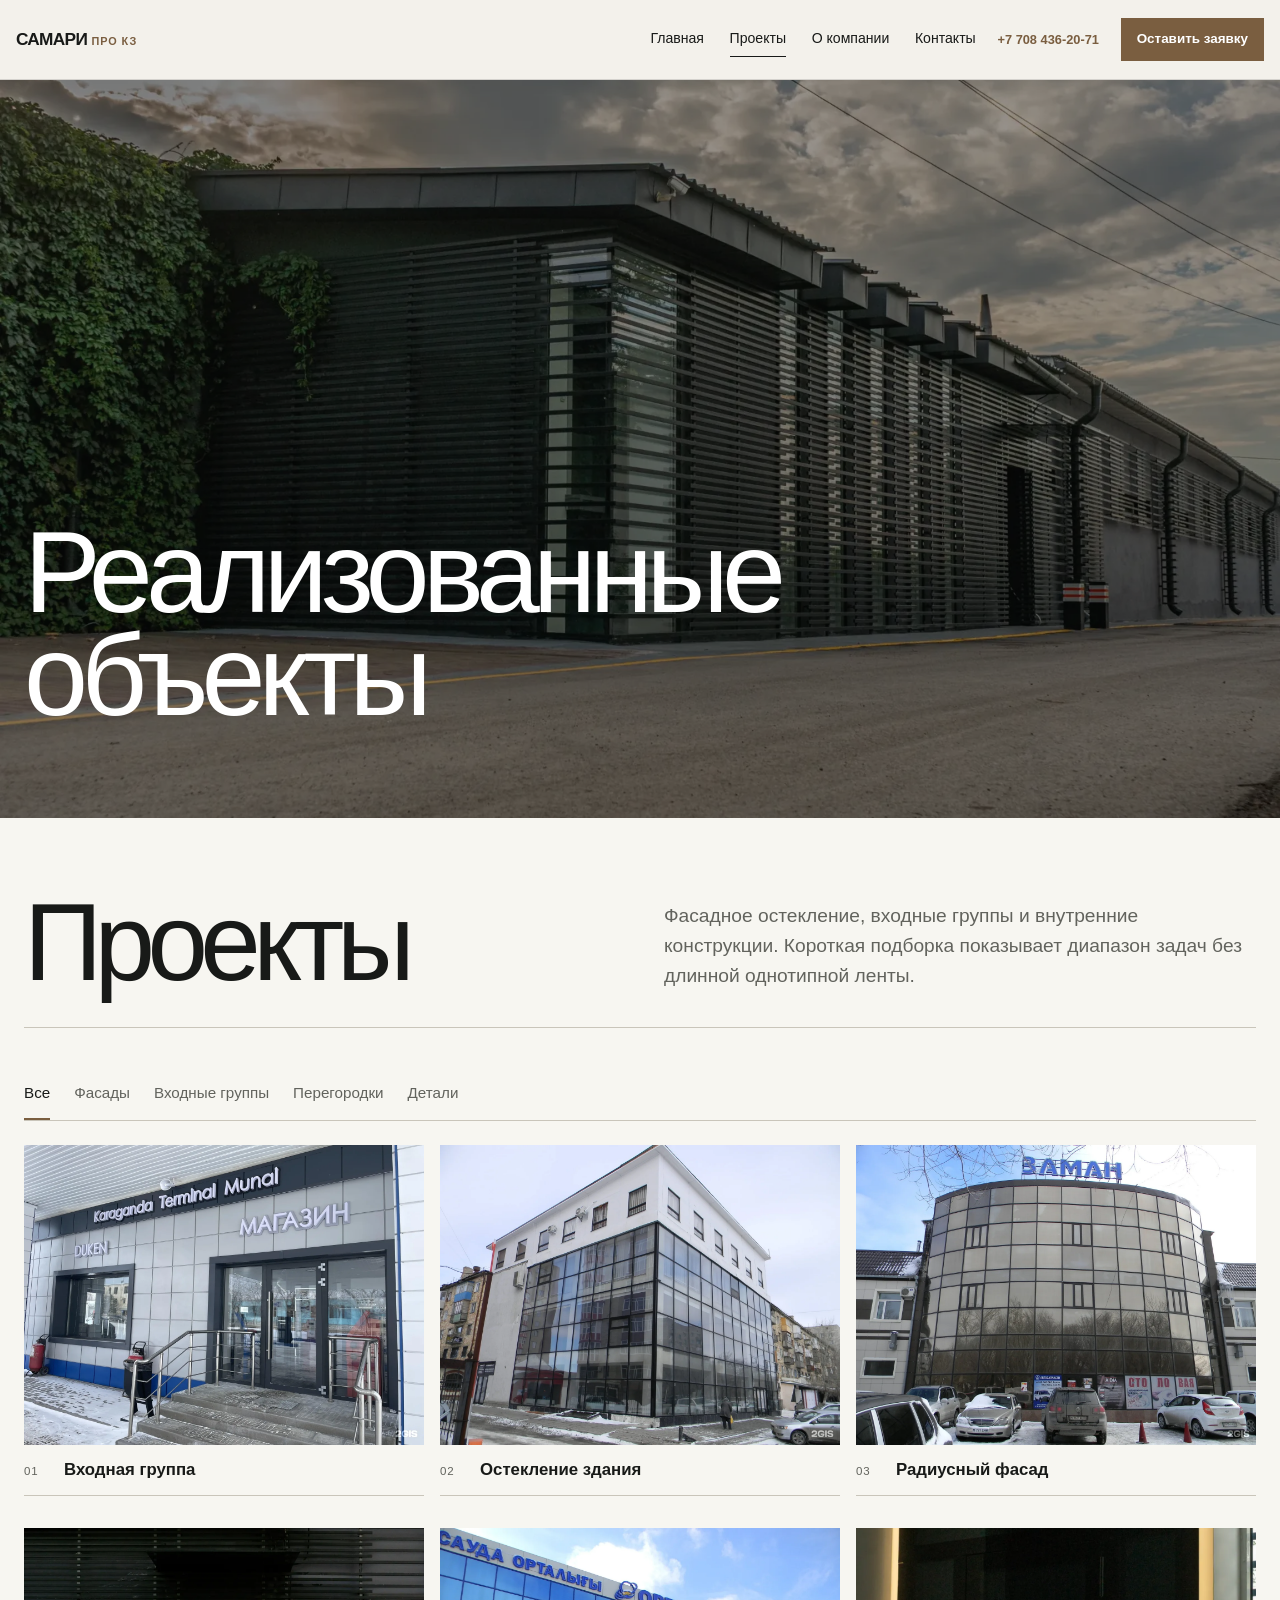
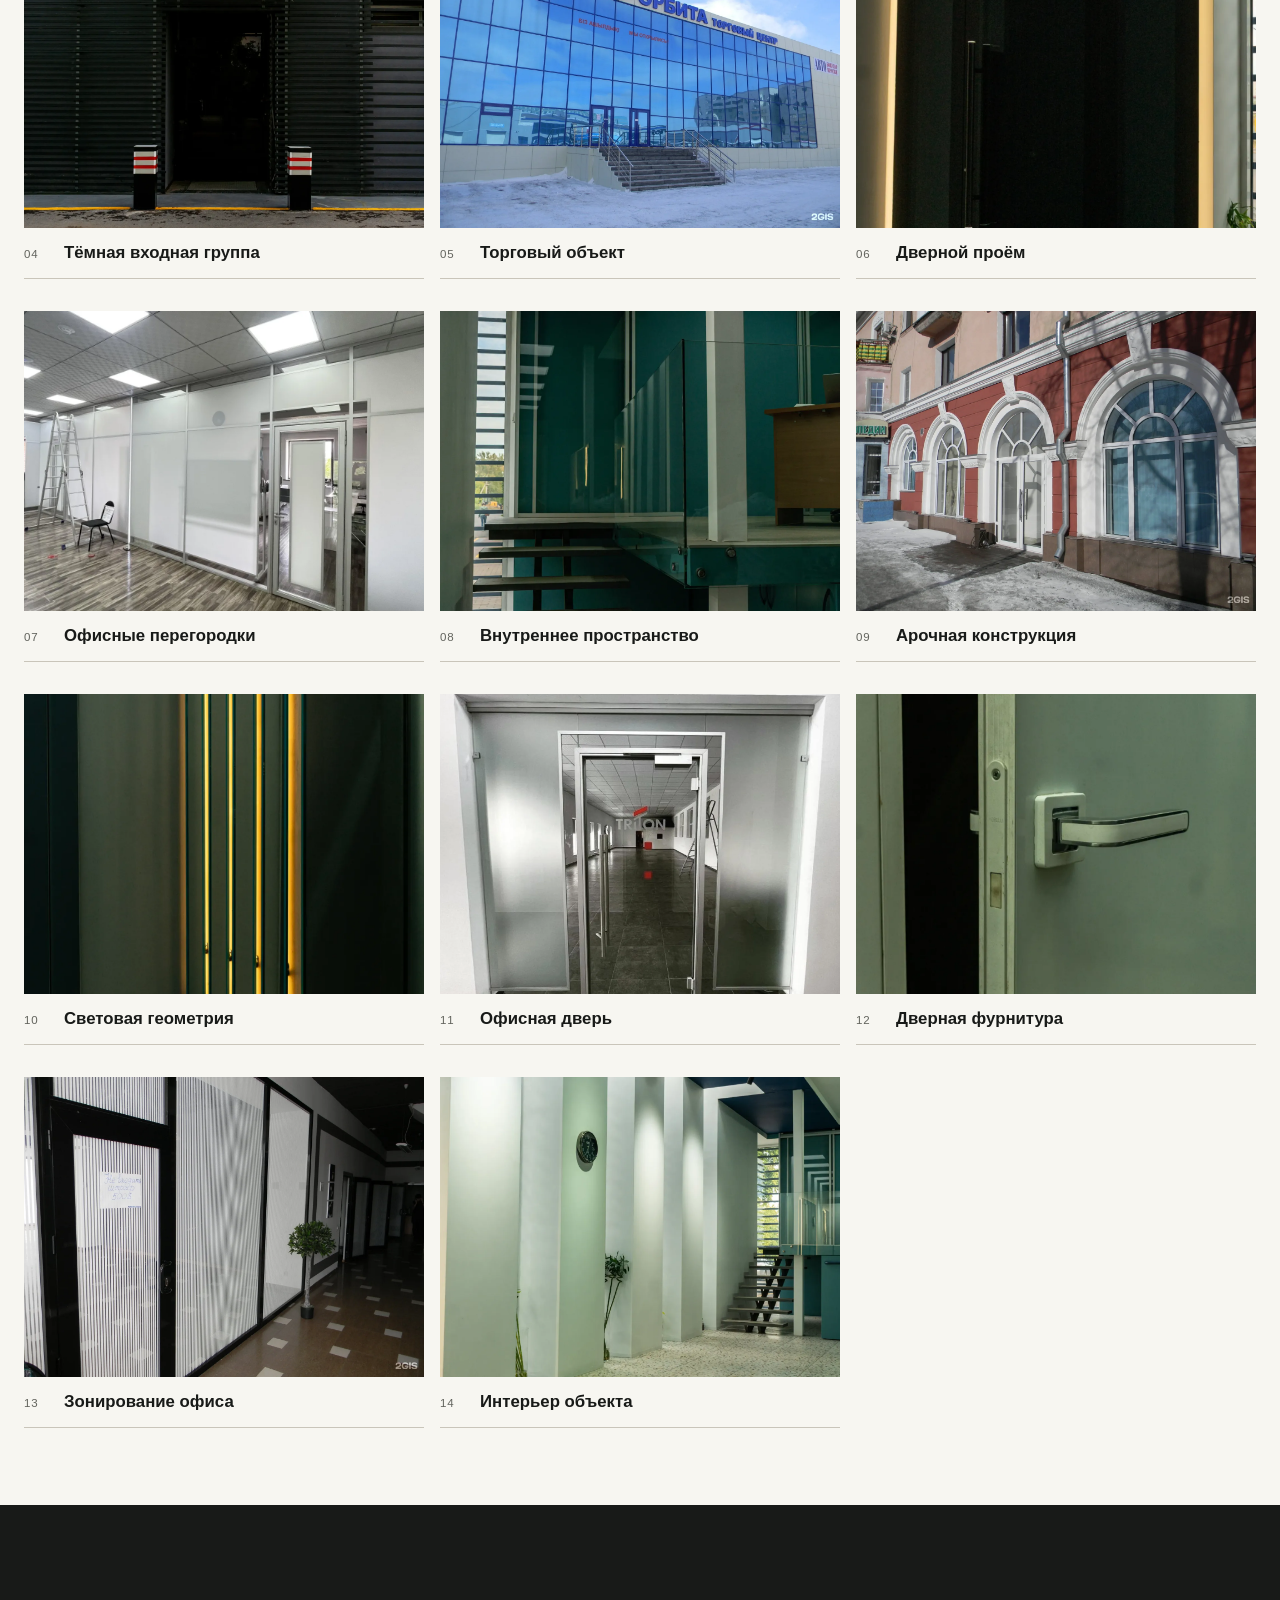
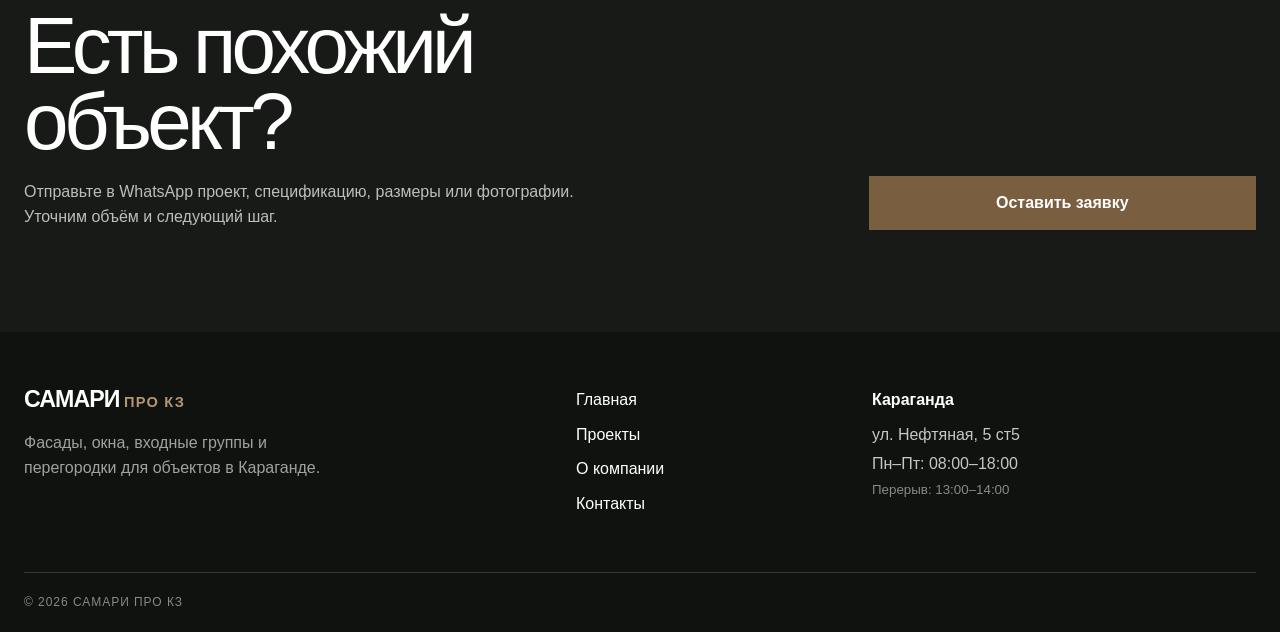
<file: projects/index.html>
<!doctype html>
<html lang="ru"><head>
  <meta charset="utf-8">
  <meta name="viewport" content="width=device-width, initial-scale=1">
  <base id="site-base" href="/">
  <script>if (location.hostname.endsWith('.github.io')) document.getElementById('site-base').href = '/samari-pro/';</script>
  <meta name="description" content="Реальные проекты Самари Про КЗ в Караганде: фасадное остекление, витражи, входные группы, двери и офисные перегородки.">
  <meta name="robots" content="index, follow, max-image-preview:large">
  <meta name="theme-color" content="#f3f1eb">
  <link rel="canonical" href="https://makarenkoooooo.github.io/samari-pro/projects/">
  <meta property="og:locale" content="ru_KZ">
  <meta property="og:type" content="website">
  <meta property="og:site_name" content="Самари Про КЗ">
  <meta property="og:title" content="Проекты остекления и фасадов — Самари Про КЗ">
  <meta property="og:description" content="Реализованные фасады, входные группы и внутренние стеклянные конструкции в Караганде.">
  <meta property="og:url" content="https://makarenkoooooo.github.io/samari-pro/projects/">
  <meta property="og:image" content="https://makarenkoooooo.github.io/samari-pro/assets/images/projects/project-03.webp">
  <meta property="og:image:alt" content="Реализованный фасад с панорамным остеклением">
  <meta name="twitter:card" content="summary_large_image">
  <meta name="twitter:title" content="Проекты остекления и фасадов — Самари Про КЗ">
  <meta name="twitter:description" content="Реальные выполненные объекты Самари Про КЗ в Караганде.">
  <meta name="twitter:image" content="https://makarenkoooooo.github.io/samari-pro/assets/images/projects/project-03.webp">
  <link rel="icon" href="assets/images/favicon.svg" type="image/svg+xml">
  <link rel="alternate icon" href="favicon.ico" sizes="any">
  <link rel="apple-touch-icon" href="assets/images/apple-touch-icon.png">
  <title>Проекты остекления и фасадов — Самари Про КЗ, Караганда</title>
  <link rel="preload" as="image" href="assets/images/projects/project-03-mobile.webp" media="(max-width: 47.99rem)" fetchpriority="high">
  <link rel="preload" as="image" href="assets/images/projects/project-03.webp" media="(min-width: 48rem)" fetchpriority="high">
  <link rel="stylesheet" href="assets/css/style.css?v=20260913h">
  <script type="application/ld+json">
  {
    "@context": "https://schema.org",
    "@type": "CollectionPage",
    "@id": "https://makarenkoooooo.github.io/samari-pro/projects/#webpage",
    "url": "https://makarenkoooooo.github.io/samari-pro/projects/",
    "name": "Проекты остекления и фасадов — Самари Про КЗ",
    "description": "Реализованные объекты Самари Про КЗ в Караганде.",
    "inLanguage": "ru-KZ",
    "isPartOf": {"@id": "https://makarenkoooooo.github.io/samari-pro/#website"},
    "about": {"@id": "https://makarenkoooooo.github.io/samari-pro/#organization"}
  }
  </script>
</head><body class="page-projects">
  <header class="site-header"><a class="logo" href="./"><span>САМАРИ</span><b>ПРО КЗ</b></a><nav class="desktop-nav" aria-label="Основная навигация"><a href="./">Главная</a><a href="projects/" aria-current="page">Проекты</a><a href="about/">О компании</a><a href="contacts/">Контакты</a></nav><a class="header-phone" href="tel:+77084362071" aria-label="Позвонить: +7 708 436-20-71"><span>+7 708 436-20-71</span></a><a class="header-action" href="https://wa.me/77084362071" target="_blank" rel="noopener">Оставить заявку</a><button class="menu-toggle" type="button" aria-label="Открыть меню" aria-expanded="false" data-menu-toggle><span></span><span></span></button></header>
  <div class="mobile-menu" data-mobile-menu aria-hidden="true"><nav aria-label="Мобильная навигация"><a href="./">Главная</a><a href="projects/" aria-current="page">Проекты</a><a href="about/">О компании</a><a href="contacts/">Контакты</a></nav><div class="mobile-menu__bottom"><p>Окна, фасады и входные группы<br>для объектов в Караганде</p><a class="mobile-phone" href="tel:+77084362071">+7 708 436-20-71</a><a class="button button--accent" href="https://wa.me/77084362071" target="_blank" rel="noopener">Оставить заявку</a></div></div>
  <main class="inner-main">
    <section class="inner-hero projects-hero" aria-labelledby="projects-hero-title"><picture><source media="(max-width: 47.99rem)" srcset="assets/images/projects/project-03-mobile.webp" width="900" height="1200"><img decoding="sync" src="assets/images/projects/project-03.webp" alt="Фасад здания с панорамным остеклением, работа Самари Про КЗ" width="1920" height="1280" fetchpriority="high"></picture><div class="inner-hero__shade" aria-hidden="true"></div><div class="shell inner-hero__content"><h1 id="projects-hero-title">Реализованные объекты</h1></div></section>
    <section class="section projects-gallery" aria-labelledby="gallery-title"><div class="shell">
      <div class="portfolio-intro"><h2 id="gallery-title">Проекты</h2><p>Фасадное остекление, входные группы и внутренние конструкции. Короткая подборка показывает диапазон задач без длинной однотипной ленты.</p></div>
      <div class="filter-bar" role="group" aria-label="Фильтр проектов"><button class="is-active" type="button" data-filter="all" aria-pressed="true">Все</button><button type="button" data-filter="facade" aria-pressed="false">Фасады</button><button type="button" data-filter="entrance" aria-pressed="false">Входные группы</button><button type="button" data-filter="partition" aria-pressed="false">Перегородки</button><button type="button" data-filter="detail" aria-pressed="false">Детали</button></div>
      <div class="gallery-grid" aria-live="polite">
        <article class="gallery-item" data-category="entrance"><figure><img decoding="async" src="assets/images/real/samari-real-06.webp" alt="Стеклянная входная группа коммерческого объекта" width="1440" height="1080" loading="lazy"><figcaption><b>Входная группа</b></figcaption></figure></article>
        <article class="gallery-item" data-category="facade"><figure><img decoding="async" src="assets/images/real/samari-real-01.webp" alt="Остеклённый фасад здания Самари Про КЗ" width="1440" height="1080" loading="lazy"><figcaption><b>Остекление здания</b></figcaption></figure></article>
        <article class="gallery-item" data-category="facade"><figure><img decoding="async" src="assets/images/real/samari-real-05.webp" alt="Радиусное фасадное остекление здания" width="1440" height="1080" loading="lazy"><figcaption><b>Радиусный фасад</b></figcaption></figure></article>
        <article class="gallery-item" data-category="entrance"><figure><img decoding="async" src="assets/images/projects/project-10.webp" alt="Тёмная входная группа коммерческого объекта" width="1600" height="1067" loading="lazy"><figcaption><b>Тёмная входная группа</b></figcaption></figure></article>
        <article class="gallery-item" data-category="facade"><figure><img decoding="async" src="assets/images/real/samari-real-11.webp" alt="Фасадное остекление торгового объекта" width="1440" height="1080" loading="lazy"><figcaption><b>Торговый объект</b></figcaption></figure></article>
        <article class="gallery-item" data-category="entrance"><figure><img decoding="async" src="assets/images/projects/project-15.webp" alt="Алюминиевая дверь со световой линией" width="1200" height="1800" loading="lazy"><figcaption><b>Дверной проём</b></figcaption></figure></article>
        <article class="gallery-item" data-category="partition"><figure><img decoding="async" src="assets/images/real/samari-real-16.webp" alt="Стеклянные офисные перегородки" width="1440" height="810" loading="lazy"><figcaption><b>Офисные перегородки</b></figcaption></figure></article>
        <article class="gallery-item" data-category="partition"><figure><img decoding="async" src="assets/images/projects/project-20.webp" alt="Внутреннее пространство с тёмными алюминиевыми конструкциями" width="1600" height="1067" loading="lazy"><figcaption><b>Внутреннее пространство</b></figcaption></figure></article>
        <article class="gallery-item" data-category="entrance"><figure><img decoding="async" src="assets/images/real/samari-real-09.webp" alt="Арочная входная конструкция" width="1440" height="1080" loading="lazy"><figcaption><b>Арочная конструкция</b></figcaption></figure></article>
        <article class="gallery-item" data-category="detail"><figure><img decoding="async" src="assets/images/projects/project-24.webp" alt="Вертикальные световые линии рядом с конструкциями" width="1200" height="1800" loading="lazy"><figcaption><b>Световая геометрия</b></figcaption></figure></article>
        <article class="gallery-item" data-category="entrance"><figure><img decoding="async" src="assets/images/real/samari-real-14.webp" alt="Алюминиевая дверь в офисном интерьере" width="1003" height="866" loading="lazy"><figcaption><b>Офисная дверь</b></figcaption></figure></article>
        <article class="gallery-item" data-category="detail"><figure><img decoding="async" src="assets/images/projects/project-31.webp" alt="Ручка алюминиевой двери крупным планом" width="1200" height="1800" loading="lazy"><figcaption><b>Дверная фурнитура</b></figcaption></figure></article>
        <article class="gallery-item" data-category="partition"><figure><img decoding="async" src="assets/images/real/samari-real-19.webp" alt="Стеклянные перегородки в готовом интерьере" width="1440" height="1080" loading="lazy"><figcaption><b>Зонирование офиса</b></figcaption></figure></article>
        <article class="gallery-item" data-category="partition"><figure><img decoding="async" src="assets/images/projects/project-33.webp" alt="Светлый коридор с тёмными дверными конструкциями" width="1600" height="1067" loading="lazy"><figcaption><b>Интерьер объекта</b></figcaption></figure></article>
      </div>
    </div></section>
    <section class="contact-band"><div class="shell contact-band__grid"><div><h2>Есть похожий объект?</h2><p>Отправьте в WhatsApp проект, спецификацию, размеры или фотографии. Уточним объём и следующий шаг.</p></div><div class="contact-band__actions"><a class="button button--accent" href="https://wa.me/77084362071" target="_blank" rel="noopener">Оставить заявку</a></div></div></section>
  </main>
  <footer class="site-footer"><div class="shell footer__main"><div><a class="logo logo--footer" href="./"><span>САМАРИ</span><b>ПРО КЗ</b></a><p>Фасады, окна, входные группы и перегородки для объектов в Караганде.</p></div><nav aria-label="Навигация в подвале"><a href="./">Главная</a><a href="projects/">Проекты</a><a href="about/">О компании</a><a href="contacts/">Контакты</a></nav><address><b>Караганда</b><span>ул. Нефтяная, 5 ст5</span><span>Пн–Пт: 08:00–18:00</span><small>Перерыв: 13:00–14:00</small></address></div><div class="shell footer__bottom"><span>© 2026 Самари Про КЗ</span></div></footer>
  <script src="assets/js/main.js?v=20260908c" defer></script>
</body></html>
</file>
<file: assets/css/style.css>
:root {
  --ink: #181a18; --paper: #f3f1eb; --paper-deep: #e8e5dc; --white: #fff;
  --line: #c9c5ba; --muted: #62635d; --accent: #7a5e40; --accent-hover: #664d34;
  --header-h: 4.5rem; --shell: min(100% - 2rem, 86rem); --section: clamp(4.75rem, 9vw, 8.5rem);
  --ease: cubic-bezier(.2,.75,.25,1);
}
* { box-sizing: border-box; }
html { scroll-behavior: smooth; }
body { margin: 0; min-width: 320px; background: var(--paper); color: var(--ink); font-family: "Helvetica Neue", Helvetica, Arial, sans-serif; font-size: 1rem; line-height: 1.55; -webkit-font-smoothing: antialiased; }
body.menu-open { overflow: hidden; }
img { display: block; width: 100%; height: auto; }
a { color: inherit; text-decoration: none; }
button, input, select, textarea { font: inherit; }
button { color: inherit; }
.shell { width: var(--shell); margin-inline: auto; }
.section { padding-block: var(--section); }
.section--paper { background: var(--paper-deep); }

.site-header { position: fixed; z-index: 50; inset: 0 0 auto; height: var(--header-h); display: grid; grid-template-columns: 1fr auto auto; align-items: center; gap: .35rem; padding-inline: max(1rem, calc((100vw - 86rem) / 2)); background: rgba(243,241,235,.97); border-bottom: 1px solid rgba(24,26,24,.14); }
.logo { display: inline-flex; align-items: baseline; gap: .28rem; width: max-content; font-size: 1.08rem; font-weight: 800; letter-spacing: -.04em; line-height: 1; }
.logo b { color: var(--accent); font-size: .63em; letter-spacing: .08em; }
.desktop-nav, .header-action { display: none; }
.header-phone { min-height: 2.6rem; display: inline-flex; align-items: center; padding-inline: .65rem; border: 1px solid var(--line); color: var(--accent); font-size: .75rem; font-weight: 750; white-space: nowrap; }
.header-phone span { display: none; }
.header-phone::before { content: "Позвонить"; }
.menu-toggle { width: 2.75rem; height: 2.75rem; display: grid; place-content: center; gap: .37rem; padding: 0; background: transparent; border: 0; cursor: pointer; }
.menu-toggle span { width: 1.5rem; height: 1px; background: currentColor; transition: transform .2s ease; }
.menu-open .menu-toggle span:first-child { transform: translateY(.2rem) rotate(45deg); }
.menu-open .menu-toggle span:last-child { transform: translateY(-.2rem) rotate(-45deg); }
.mobile-menu { position: fixed; z-index: 40; inset: 0; display: flex; flex-direction: column; justify-content: space-between; padding: calc(var(--header-h) + 3rem) 1rem 1.5rem; background: var(--paper); visibility: hidden; opacity: 0; transform: translateY(-.75rem); transition: opacity .2s ease, transform .2s ease, visibility .2s; }
.mobile-menu.is-open { visibility: visible; opacity: 1; transform: none; }
.mobile-menu nav { display: grid; }
.mobile-menu nav a { padding: .65rem 0; border-bottom: 1px solid var(--line); font-size: clamp(2.1rem, 11vw, 4rem); font-weight: 500; letter-spacing: -.055em; line-height: 1.05; }
.mobile-menu__bottom { display: grid; gap: 1rem; }
.mobile-menu__bottom p { margin: 0; color: var(--muted); }
.mobile-phone { width: max-content; padding-bottom: .2rem; border-bottom: 1px solid currentColor; color: var(--accent); font-size: 1.25rem; font-weight: 700; }

.button { min-height: 3.35rem; display: inline-flex; align-items: center; justify-content: center; padding: .85rem 1.25rem; border: 1px solid transparent; border-radius: 0; background: transparent; font-weight: 650; line-height: 1.15; cursor: pointer; transition: background-color .16s ease, border-color .16s ease, color .16s ease; }
.button--accent { background: var(--accent); color: var(--white); }
.button--accent:hover { background: var(--accent-hover); }
.button--light { color: var(--white); border-color: rgba(255,255,255,.75); }
.button--light:hover { background: var(--white); color: var(--ink); }
.button--dark-outline { border-color: var(--ink); }
.button--dark-outline:hover { background: var(--ink); color: var(--white); }
.text-link { display: inline-flex; align-items: center; gap: .75rem; padding-bottom: .28rem; border-bottom: 1px solid currentColor; font-weight: 650; }
.text-link span { transition: transform .16s ease; }
.text-link:hover span { transform: translateX(.2rem); }

.loading-screen { display: none; }
.hero { position: relative; min-height: 94svh; display: flex; align-items: flex-end; overflow: hidden; background: var(--ink); color: var(--white); }
.hero__overlay { position: absolute; inset: 0; width: 100%; height: 100%; }
.hero__image { position: absolute; inset: -6% 0; height: 112%; object-fit: cover; object-position: 60% center; transform: translate3d(0, var(--hero-parallax, 0), 0) scale(1.02); will-change: transform; }
.hero__overlay { z-index: 1; background: rgba(12,14,13,.5); }
.hero__content { position: relative; z-index: 2; padding-block: calc(var(--header-h) + 5rem) clamp(5.75rem, 10vh, 8rem); }
.hero__location { margin: 0 0 1rem; color: rgba(255,255,255,.75); font-size: .75rem; font-weight: 650; letter-spacing: .14em; text-transform: uppercase; }
.hero h1 { max-width: 14ch; margin: 0; font-size: clamp(2.7rem, 11.5vw, 5.6rem); font-weight: 500; letter-spacing: -.06em; line-height: .92; }
.hero__lead { max-width: 38rem; margin: 1.5rem 0 0; color: rgba(255,255,255,.85); font-size: clamp(1.02rem, 2vw, 1.25rem); }
.hero__actions { display: grid; gap: .65rem; margin-top: 2rem; }

.section-heading { display: grid; gap: 1rem; margin-bottom: clamp(2.4rem, 5vw, 4rem); }
.section-heading h1, .section-heading h2, .page-title h1 { margin: 0; max-width: 16ch; font-size: clamp(2.2rem, 7vw, 4.7rem); font-weight: 500; letter-spacing: -.055em; line-height: 1; }
.section-heading p, .page-title p { max-width: 42rem; margin: 0; color: var(--muted); font-size: clamp(1rem, 2vw, 1.18rem); }
.eyebrow { margin: 0 0 .7rem !important; color: var(--muted); font-size: .74rem !important; font-weight: 650; letter-spacing: .1em; text-transform: uppercase; }
.solution-list { display: grid; gap: 1rem; }
.solutions__intro { margin-bottom: 2rem; }
.solution-promise { max-width: 32ch; margin: 0 0 clamp(3rem, 6vw, 5rem); font-size: clamp(1.65rem, 4vw, 3.4rem); font-weight: 500; letter-spacing: -.045em; line-height: 1.08; }
.solution { display: grid; background: var(--paper); border-top: 1px solid var(--line); }
.solution__image { display: block; aspect-ratio: 4 / 3; overflow: hidden; background: var(--paper-deep); }
.solution__image img { height: 100%; object-fit: cover; transition: opacity .2s ease; }
.solution:hover .solution__image img { opacity: .9; }
.solution__copy { display: flex; flex-direction: column; align-items: flex-start; padding: 1.5rem 0 0; }
.solution__copy h3 { margin: 0; font-size: clamp(1.8rem, 5vw, 2.8rem); font-weight: 500; letter-spacing: -.045em; line-height: 1; }
.solution__copy > p:not(.eyebrow) { margin: 1rem 0 2rem; color: var(--muted); }
.solution__copy .text-link { margin-top: auto; }
.solution__type { margin: 0 0 .75rem; color: var(--accent); font-size: .82rem; font-weight: 650; }
.solution__services { width: 100%; margin: 0 0 2rem; padding: 0; list-style: none; border-top: 1px solid var(--line); }
.solution__services li { padding: .62rem 0; border-bottom: 1px solid var(--line); color: var(--muted); font-size: .9rem; }
.solution--cold { background: var(--paper); color: var(--ink); }
.solution--cold .solution__copy > p { color: var(--muted); }

.section-heading--row { align-items: end; }
.featured-projects { scroll-margin-top: var(--header-h); background: var(--ink); color: var(--white); border-block: 1px solid #353935; }
.featured-projects .section-heading { margin-bottom: clamp(1.75rem, 4vw, 3rem); }
.featured-projects .section-heading h2 { max-width: 13ch; }
.featured-projects .section-heading p { color: #aeb3ae; }
.featured-projects .section-heading .text-link { color: var(--white); border-color: #6d726d; }
.featured-projects__label { margin: 0 0 .65rem !important; color: #a88a68 !important; font-size: .72rem !important; font-weight: 700; letter-spacing: .12em; text-transform: uppercase; }
.project-mosaic { display: grid; gap: .75rem; }
.project-tile { position: relative; display: block; min-height: 22rem; overflow: hidden; background: var(--ink); color: var(--white); }
.project-tile img { height: 100%; min-height: 22rem; object-fit: cover; transition: opacity .2s ease; }
.project-tile:hover img { opacity: .83; }
.project-tile span { position: absolute; inset: auto 0 0; display: grid; gap: .2rem; padding: 3.5rem 1.25rem 1.25rem; background: linear-gradient(to top, rgba(10,12,10,.82), transparent); }
.project-tile b { font-size: 1.15rem; }
.project-tile small { color: rgba(255,255,255,.76); }
.image-note { margin-top: 1rem; color: var(--muted); font-size: .78rem; }
.featured-projects .image-note { color: #8d938d; }
.company-showcase__grid { display: grid; gap: 2.5rem; }
.company-media { min-height: 31rem; margin: 0; overflow: hidden; background: var(--paper-deep); }
.company-media img { height: 100%; min-height: 31rem; object-fit: cover; }
.company-since { margin: 0 0 1rem; color: var(--accent); font-weight: 650; }
.company-showcase__copy h2 { max-width: 10ch; margin: 0; font-size: clamp(2.7rem, 8vw, 5.6rem); font-weight: 500; letter-spacing: -.065em; line-height: .9; }
.company-points { margin: 2rem 0; padding: 0; list-style: none; border-top: 1px solid var(--line); }
.company-points li { display: grid; gap: .45rem; padding: 1.15rem 0; border-bottom: 1px solid var(--line); }
.company-points b { font-size: clamp(1.05rem, 2vw, 1.25rem); }
.company-points span { color: var(--muted); }
.social-contact__grid { display: grid; gap: .75rem; }
.social-card { position: relative; min-height: 31rem; display: flex; align-items: flex-end; overflow: hidden; background: var(--ink); color: var(--white); }
.social-card > img, .social-card__shade { position: absolute; inset: 0; width: 100%; height: 100%; }
.social-card > img { object-fit: cover; transition: transform .7s var(--ease); }
.social-card:hover > img { opacity: .9; }
.social-card__shade { background: rgba(10,12,10,.57); }
.social-card__content { position: relative; z-index: 1; width: 100%; display: grid; align-items: end; padding: 1.4rem; }
.social-card__content > p { margin: 0 0 .55rem; color: rgba(255,255,255,.7); font-size: .76rem; font-weight: 650; letter-spacing: .08em; text-transform: uppercase; }
.social-card h3 { margin: 0; font-size: clamp(2.5rem, 8vw, 5rem); font-weight: 500; letter-spacing: -.06em; line-height: .95; }
.social-card__content > span { max-width: 25rem; margin-top: .9rem; color: rgba(255,255,255,.8); }
.social-card__action { min-height: 3.65rem; display: flex; align-items: center; justify-content: space-between; gap: 1rem; margin-top: 2rem; padding: .9rem 1rem; background: var(--white); color: var(--ink); font-weight: 700; transition: background-color .16s ease, color .16s ease; }
.social-card__action b { font-size: 1.15rem; }
.social-card--whatsapp .social-card__action { background: var(--accent); color: var(--white); }
.social-card--whatsapp .social-card__action:hover { background: var(--accent-hover); }
.social-card--instagram .social-card__action:hover { background: var(--paper-deep); }
.how__grid { display: grid; gap: 1rem; }
.steps { margin: 0; padding: 0; list-style: none; border-top: 1px solid var(--line); counter-reset: steps; }
.steps li { counter-increment: steps; display: grid; grid-template-columns: 2.25rem 1fr; gap: .25rem 1rem; padding: 1.25rem 0; border-bottom: 1px solid var(--line); }
.steps li::before { content: counter(steps); grid-row: 1 / 3; color: var(--accent); font-size: .82rem; font-weight: 700; }
.steps b { font-size: 1.1rem; }
.steps span { color: var(--muted); }

.faq { background: var(--paper-deep); }
.faq__grid { display: grid; gap: 2.5rem; }
.faq__list { border-top: 1px solid var(--line); }
.faq details { border-bottom: 1px solid var(--line); }
.faq summary { position: relative; padding: 1.25rem 3rem 1.25rem 0; font-size: clamp(1.05rem, 2vw, 1.25rem); font-weight: 650; list-style: none; cursor: pointer; }
.faq summary::-webkit-details-marker { display: none; }
.faq summary::after { content: "+"; position: absolute; right: .15rem; top: 50%; transform: translateY(-50%); color: var(--accent); font-size: 1.5rem; font-weight: 400; }
.faq details[open] summary::after { content: "−"; }
.faq details p { max-width: 42rem; margin: -.25rem 3rem 1.35rem 0; color: var(--muted); }
.faq summary:focus-visible { outline: 2px solid var(--accent); outline-offset: 4px; }

.contact-band { padding-block: clamp(4rem, 8vw, 7rem); background: var(--ink); color: var(--white); }
.contact-band__grid { display: grid; gap: 2.5rem; }
.contact-band h2 { margin: 0; max-width: 14ch; font-size: clamp(2.35rem, 8vw, 5rem); font-weight: 500; letter-spacing: -.06em; line-height: .96; }
.contact-band p { max-width: 38rem; margin: 1.2rem 0 0; color: #b9c0bb; }
.contact-band__actions { display: grid; align-content: end; gap: .65rem; }
.contact-band .button--dark-outline { border-color: #747973; }
.contact-band .button--dark-outline:hover { background: var(--white); color: var(--ink); border-color: var(--white); }
.site-footer { padding: 3.5rem 0 1.25rem; background: #101210; color: var(--white); }
.site-footer .logo b { color: #b59672; }
.footer__main { display: grid; gap: 2.5rem; }
.logo--footer { font-size: 1.45rem; }
.footer__main > div p { max-width: 20rem; margin: 1rem 0 0; color: #9ea39e; }
.footer__main nav { display: grid; align-content: start; gap: .6rem; }
.footer__main nav a:hover { color: #a9c0b9; }
.footer__main address { display: grid; align-content: start; gap: .25rem; color: #c4c8c4; font-style: normal; }
.footer__main address b { margin-bottom: .35rem; color: var(--white); }
.footer__main address small { color: #858b86; }
.footer__bottom { display: flex; flex-wrap: wrap; justify-content: space-between; gap: .5rem 2rem; margin-top: 3.5rem; padding-top: 1.25rem; border-top: 1px solid #343834; color: #858b86; font-size: .75rem; text-transform: uppercase; letter-spacing: .08em; }

.inner-main { padding-top: var(--header-h); }
.inner-hero { position: relative; min-height: 72svh; display: flex; align-items: flex-end; overflow: hidden; background: var(--ink); color: var(--white); }
.inner-hero > img, .inner-hero > picture, .inner-hero__shade { position: absolute; inset: 0; width: 100%; height: 100%; }
.inner-hero > img, .inner-hero > picture img { width: 100%; height: 100%; object-fit: cover; object-position: center; }
.inner-hero__shade { background: rgba(10,12,10,.5); }
.inner-hero__content { position: relative; z-index: 1; padding-block: clamp(4rem, 10vh, 7rem); }
.inner-hero__content h1 { max-width: 15ch; margin: 0; font-size: clamp(2.55rem, 9vw, 5.4rem); font-weight: 500; letter-spacing: -.06em; line-height: .96; }
.inner-hero__content > p:last-child { max-width: 40rem; margin: 1.25rem 0 0; color: rgba(255,255,255,.82); font-size: clamp(1rem, 2vw, 1.2rem); }
.inner-hero .page-title__meta { color: #c6d6d1; }
.page-title { padding-block: clamp(4.5rem, 9vw, 8rem) clamp(3rem, 7vw, 6rem); }
.page-title__meta { margin: 0 0 1rem; color: var(--accent); font-size: .76rem; font-weight: 700; letter-spacing: .1em; text-transform: uppercase; }
.page-title h1 { max-width: 13ch; }
.page-title p { margin-top: 1.4rem; }
.page-hero-image { width: var(--shell); height: clamp(20rem, 55vw, 44rem); margin-inline: auto; object-fit: cover; }
.catalog-nav { position: sticky; z-index: 10; top: var(--header-h); display: flex; gap: .5rem; overflow-x: auto; padding: .75rem max(1rem, calc((100vw - 86rem) / 2)); background: var(--paper); border-block: 1px solid var(--line); scrollbar-width: none; }
.catalog-nav::-webkit-scrollbar { display: none; }
.catalog-nav button, .filter-bar button { white-space: nowrap; padding: .6rem .85rem; border: 1px solid var(--line); background: transparent; cursor: pointer; }
.catalog-nav button:hover, .filter-bar button:hover, .filter-bar button.is-active { border-color: var(--accent); background: var(--accent); color: var(--white); }
.system-detail { scroll-margin-top: calc(var(--header-h) + 4rem); }
.system-detail__grid { display: grid; gap: 2rem; }
.system-detail__media { min-height: 22rem; background: var(--paper-deep); }
.system-detail__media img { height: 100%; object-fit: cover; }
.system-detail__copy h2 { margin: 0; font-size: clamp(2.2rem, 6vw, 4rem); font-weight: 500; letter-spacing: -.055em; line-height: 1; }
.system-detail__copy > p { color: var(--muted); font-size: 1.08rem; }
.best-for { display: grid; gap: 0; margin: 2rem 0; border-top: 1px solid var(--line); }
.best-for span { padding: .75rem 0; border-bottom: 1px solid var(--line); }
.system-detail--dark { background: var(--ink); color: var(--white); }
.system-detail--dark .system-detail__copy > p { color: #b9c0bb; }
.system-detail--dark .best-for, .system-detail--dark .best-for span { border-color: #474b47; }
.compare-wrap { overflow-x: auto; border: 1px solid var(--line); }
.compare { width: 100%; min-width: 43rem; border-collapse: collapse; background: var(--paper); }
.compare th, .compare td { padding: 1rem; text-align: left; border-bottom: 1px solid var(--line); }
.compare th { font-size: .8rem; text-transform: uppercase; letter-spacing: .06em; }
.compare td:first-child { color: var(--muted); }
.compare tr:last-child td { border-bottom: 0; }
.more-products { display: grid; border-top: 1px solid var(--line); }
.more-product { display: grid; gap: .75rem; padding: 1.5rem 0; border-bottom: 1px solid var(--line); }
.more-product h3 { margin: 0; font-size: 1.5rem; font-weight: 500; }
.more-product p { margin: 0; color: var(--muted); }

.projects-hero { min-height: 82svh; }
.projects-hero > img, .projects-hero > picture img { object-position: 58% center; }
.projects-hero .inner-hero__shade { background: rgba(11,13,12,.43); }
.projects-hero .inner-hero__content h1 { max-width: 11ch; font-size: clamp(2.75rem, 11vw, 7.2rem); line-height: .9; }
.projects-gallery { background: #f7f6f1; }
.portfolio-intro { display: grid; gap: 1.25rem; margin-bottom: clamp(2.5rem, 6vw, 5rem); padding-bottom: clamp(2rem, 4vw, 3.5rem); border-bottom: 1px solid var(--line); }
.portfolio-intro h2 { max-width: 8ch; margin: 0; font-size: clamp(3rem, 9vw, 6.8rem); font-weight: 500; letter-spacing: -.07em; line-height: .88; }
.portfolio-intro p { max-width: 37rem; margin: 0; color: var(--muted); font-size: clamp(1rem, 2vw, 1.2rem); }
.filter-bar { display: flex; gap: 1.5rem; overflow-x: auto; margin-bottom: clamp(2.5rem, 5vw, 4rem); padding-bottom: .1rem; border-bottom: 1px solid var(--line); scrollbar-width: none; }
.filter-bar button { min-height: 3.2rem; flex: 0 0 auto; padding: .7rem 0; border: 0; border-bottom: 2px solid transparent; background: transparent; color: var(--muted); font-size: .95rem; cursor: pointer; }
.filter-bar button:hover { border-color: var(--line); background: transparent; color: var(--ink); }
.filter-bar button.is-active { border-color: var(--accent); background: transparent; color: var(--ink); }
.gallery-grid { display: grid; gap: 2rem .75rem; counter-reset: projects; }
.gallery-item { min-width: 0; counter-increment: projects; }
.gallery-item[hidden] { display: none; }
.gallery-item figure { margin: 0; }
.gallery-item img { aspect-ratio: 4 / 3; object-fit: cover; background: var(--paper-deep); transition: opacity .18s ease; }
.gallery-item:hover img { opacity: .92; }
.gallery-item figcaption { display: grid; grid-template-columns: 2rem 1fr; gap: .5rem; align-items: baseline; padding: .75rem 0; border-bottom: 1px solid var(--line); }
.gallery-item figcaption::before { content: counter(projects, decimal-leading-zero); color: var(--muted); font-size: .72rem; letter-spacing: .08em; }
.gallery-item figcaption b { font-size: 1.05rem; font-weight: 600; }
.gallery-item figcaption span { color: var(--muted); font-size: .86rem; text-align: right; }
.portfolio-source { max-width: 38rem; margin: clamp(4rem, 8vw, 7rem) 0 0 auto; padding-top: 1rem; border-top: 1px solid var(--line); color: var(--muted); font-size: .82rem; }
.gallery-disclaimer { margin-bottom: 2rem; padding: 1rem; border: 1px solid var(--line); color: var(--muted); font-size: .88rem; }

.story-grid, .values-grid, .contact-layout { display: grid; gap: 2.5rem; }
.story-grid h2, .values-grid h2, .contact-layout h2, .form-panel h2 { margin: 0; font-size: clamp(2rem, 5vw, 3.5rem); font-weight: 500; letter-spacing: -.05em; line-height: 1; }
.story-grid p { margin: 0 0 1rem; color: var(--muted); font-size: 1.08rem; }
.values-list { margin: 0; padding: 0; list-style: none; border-top: 1px solid var(--line); }
.values-list li { display: grid; gap: .4rem; padding: 1.25rem 0; border-bottom: 1px solid var(--line); }
.values-list b { font-size: 1.15rem; }
.values-list span { color: var(--muted); }
.fact-panel { padding: 1.5rem; background: var(--ink); color: var(--white); }
.fact-panel dl { margin: 0; }
.fact-panel div { display: grid; gap: .2rem; padding: 1rem 0; border-bottom: 1px solid #414641; }
.fact-panel div:last-child { border-bottom: 0; }
.fact-panel dt { color: #939993; font-size: .8rem; text-transform: uppercase; letter-spacing: .08em; }
.fact-panel dd { margin: 0; }

.about-editorial { background: #f7f6f1; }
.about-editorial__intro { display: grid; gap: 1.25rem; margin-bottom: clamp(3rem, 6vw, 5rem); }
.about-editorial__intro .eyebrow { margin-bottom: 0 !important; }
.about-editorial__intro h2 { max-width: 13ch; margin: 0; font-size: clamp(2.65rem, 7vw, 5.8rem); font-weight: 500; letter-spacing: -.065em; line-height: .94; }
.about-editorial__intro > p:last-child { max-width: 40rem; margin: 0; color: var(--muted); font-size: 1.08rem; }
.about-media-grid { display: grid; gap: 2.5rem 1rem; }
.about-media-card { min-width: 0; }
.about-media-card img { aspect-ratio: 4 / 3; object-fit: cover; background: var(--paper-deep); }
.about-media-card > div { display: grid; grid-template-columns: 2rem 1fr; gap: .25rem .75rem; padding-top: 1rem; border-top: 1px solid var(--line); }
.about-media-card span { grid-row: 1 / 3; color: var(--muted); font-size: .75rem; letter-spacing: .08em; }
.about-media-card h3 { margin: 0; font-size: clamp(1.5rem, 3vw, 2.3rem); font-weight: 500; letter-spacing: -.04em; line-height: 1; }
.about-media-card p { margin: .55rem 0 0; color: var(--muted); }
.about-facts { display: grid; margin-top: clamp(4rem, 8vw, 7rem); border-block: 1px solid var(--line); }
.about-facts > div { display: grid; gap: .3rem; padding: 1.25rem 0; border-bottom: 1px solid var(--line); }
.about-facts > div:last-child { border-bottom: 0; }
.about-facts small { color: var(--muted); text-transform: uppercase; letter-spacing: .08em; }
.about-facts b { max-width: 28rem; font-size: clamp(1.1rem, 2vw, 1.4rem); }

.contact-layout { align-items: start; }
.contact-details { display: grid; border-top: 1px solid var(--line); }
.contact-details > div { display: grid; gap: .35rem; padding: 1.4rem 0; border-bottom: 1px solid var(--line); }
.contact-details small { display: block; margin-bottom: .25rem; color: var(--muted); }
.contact-details b { font-size: 1.12rem; }
.contact-details > div > span { display: block; color: var(--muted); }
.contact-details .text-link { width: max-content; margin-top: .45rem; }
.contact-number { display: block; width: max-content; margin-bottom: .65rem; font-size: clamp(1.35rem, 3vw, 2rem); font-weight: 600; letter-spacing: -.035em; }
.form-panel { padding: clamp(1.25rem, 4vw, 2.5rem); background: var(--white); border: 1px solid var(--line); }
.form-panel > p { color: var(--muted); }
.contact-choice { position: sticky; top: calc(var(--header-h) + 2rem); }
.contact-choice__actions { display: grid; gap: .65rem; margin: 2rem 0 1.25rem; }
.contact-choice > small { display: block; color: var(--muted); }
.contacts-main { background: var(--paper-deep); }
.contact-compact { min-height: calc(100svh - var(--header-h)); display: grid; align-items: center; padding-block: clamp(3.5rem, 8vw, 7rem); }
.contact-compact .contact-layout > div:first-child > h1 { max-width: 12ch; margin: 0 0 2rem; font-size: clamp(2.65rem, 7vw, 5.6rem); font-weight: 500; letter-spacing: -.065em; line-height: .94; }
.contact-compact .contact-choice { position: static; }
.location-section { background: var(--paper); }
.location-grid { display: grid; border: 1px solid var(--line); background: var(--white); }
.location-copy { padding: clamp(1.5rem, 5vw, 4rem); }
.location-copy h2 { max-width: 10ch; margin: 0; font-size: clamp(2.3rem, 7vw, 4.8rem); font-weight: 500; letter-spacing: -.06em; line-height: .96; }
.location-copy > p:not(.eyebrow) { max-width: 31rem; margin: 1.25rem 0 0; color: var(--muted); }
.location-copy dl { display: grid; gap: 0; margin: 2rem 0; border-top: 1px solid var(--line); }
.location-copy dl div { display: grid; grid-template-columns: 6rem 1fr; gap: 1rem; padding: .8rem 0; border-bottom: 1px solid var(--line); }
.location-copy dt { color: var(--muted); }
.location-copy dd { margin: 0; font-weight: 650; }
.map-frame { position: relative; min-height: 28rem; overflow: hidden; background: var(--paper-deep); }
.map-frame iframe { width: 100%; height: 100%; min-height: 28rem; display: block; border: 0; }
.map-frame__link { position: absolute; right: 1rem; bottom: 1rem; padding: .75rem 1rem; background: var(--ink); color: var(--white); font-size: .82rem; font-weight: 700; }

[data-reveal] { opacity: 1; transform: none; }

@media (min-width: 42rem) {
  :root { --shell: min(100% - 3rem, 86rem); }
  .hero__actions, .contact-band__actions { grid-template-columns: repeat(2, max-content); }
  .solution { grid-template-columns: 1.08fr .92fr; }
  .solution:nth-child(even) .solution__image { order: 2; }
  .solution__copy { padding: clamp(1.5rem, 3vw, 2.5rem) 0 0; }
  .project-mosaic { grid-template-columns: 1fr 1fr; }
  .project-tile--large { grid-column: 1 / -1; min-height: 34rem; }
  .footer__main { grid-template-columns: 2fr 1fr 1.5fr; }
  .section-heading--row { grid-template-columns: 1fr auto; }
  .more-product { grid-template-columns: .7fr 1.3fr; }
  .gallery-grid { grid-template-columns: repeat(2, minmax(0, 1fr)); }
  .portfolio-intro { grid-template-columns: 1.1fr .9fr; align-items: end; }
  .story-grid, .values-grid, .contact-layout { grid-template-columns: repeat(2, minmax(0, 1fr)); }
  .social-contact__grid { grid-template-columns: repeat(2, minmax(0, 1fr)); }
}
@media (min-width: 64rem) {
  :root { --header-h: 5rem; }
  .site-header { grid-template-columns: 1fr auto auto auto; gap: clamp(.8rem, 1.7vw, 2rem); }
  .desktop-nav { display: flex; align-items: center; gap: 1.6rem; font-size: .88rem; }
  .desktop-nav a { padding: .4rem 0; border-bottom: 1px solid transparent; }
  .desktop-nav a:hover, .desktop-nav a[aria-current="page"] { border-color: var(--ink); }
  .header-action { display: inline-flex; justify-self: end; padding: .72rem 1rem; background: var(--accent); color: var(--white); font-size: .84rem; font-weight: 700; }
  .header-action:hover { background: var(--accent-hover); }
  .header-phone { padding-inline: 0; border: 0; font-size: .8rem; }
  .header-phone span { display: inline; }
  .header-phone::before { content: none; }
  .menu-toggle { display: none; }
  .mobile-menu { display: none; }
  .hero { min-height: 100svh; }
  .hero__content { padding-top: calc(var(--header-h) + clamp(2rem, 4vh, 3.25rem)); padding-bottom: clamp(2.25rem, 5vh, 3.75rem); }
  .hero h1 { max-width: 22ch; font-size: clamp(3.15rem, min(4.4vw, 7.6vh), 4.35rem); line-height: .94; }
  .hero__location { margin-bottom: .7rem; }
  .hero__lead { max-width: 34rem; margin-top: 1rem; font-size: clamp(1rem, 1.35vw, 1.15rem); }
  .hero__actions { margin-top: 1.25rem; }
  .solution-list { grid-template-columns: repeat(3, minmax(0, 1fr)); gap: 1.5rem; }
  .solution { grid-template-columns: 1fr; }
  .solution:nth-child(1), .solution:nth-child(2), .solution:nth-child(3) { grid-column: auto; }
  .solution:nth-child(1) .solution__image, .solution:nth-child(2) .solution__image, .solution:nth-child(3) .solution__image { aspect-ratio: 4 / 3; }
  .solution:nth-child(even) .solution__image { order: 0; }
  .solution__copy { min-height: 25rem; padding: 1.5rem 0 0; }
  .featured-projects { min-height: calc(100svh - var(--header-h)); display: grid; align-content: center; padding-block: clamp(2.5rem, 5vh, 4rem); }
  .featured-projects .section-heading { margin-bottom: clamp(1.5rem, 3vh, 2.25rem); }
  .featured-projects .section-heading h2 { font-size: clamp(3.25rem, 5vw, 4.8rem); }
  .featured-projects .project-mosaic { height: clamp(22rem, 48vh, 30rem); }
  .project-mosaic { grid-template-columns: 1.35fr .65fr; grid-template-rows: repeat(2, minmax(0, 1fr)); }
  .project-tile--large { grid-area: 1 / 1 / 3 / 2; min-height: 0; }
  .featured-projects .project-tile, .featured-projects .project-tile img { min-height: 0; }
  .project-tile:not(.project-tile--large), .project-tile:not(.project-tile--large) img { min-height: 0; }
  .company-showcase__grid { grid-template-columns: .88fr 1.12fr; align-items: center; gap: clamp(4rem, 8vw, 8rem); }
  .company-media, .company-media img { min-height: 43rem; }
  .how__grid { grid-template-columns: .85fr 1.15fr; gap: 8vw; }
  .how .section-heading { position: sticky; top: calc(var(--header-h) + 3rem); align-self: start; }
  .faq__grid { grid-template-columns: .8fr 1.2fr; gap: 8vw; }
  .faq .section-heading { position: sticky; top: calc(var(--header-h) + 3rem); align-self: start; }
  .contact-band__grid { grid-template-columns: 1.35fr .65fr; align-items: end; }
  .contact-band__actions { grid-template-columns: 1fr; }
  .social-card { min-height: 39rem; }
  .social-card__content { padding: 2rem; }
  .location-grid { grid-template-columns: .82fr 1.18fr; }
  .contact-compact { padding-block: clamp(1.75rem, 4vh, 3rem); }
  .contact-compact .contact-layout { grid-template-columns: 1.04fr .96fr; align-items: center; gap: clamp(2.5rem, 5vw, 5rem); }
  .contact-compact .contact-layout > div:first-child > h1 { max-width: 10ch; margin-bottom: 1.15rem; font-size: clamp(3.25rem, min(5.2vw, 9vh), 4.8rem); line-height: .9; }
  .contact-compact .contact-details { grid-template-columns: repeat(2, minmax(0, 1fr)); column-gap: 1.5rem; }
  .contact-compact .contact-details > div { padding: .8rem 0; }
  .contact-compact .contact-details > div:last-child { grid-column: 1 / -1; }
  .contact-compact .contact-number { margin-bottom: .25rem; font-size: clamp(1.3rem, 1.8vw, 1.7rem); }
  .contact-compact .contact-details .text-link { margin-top: .2rem; }
  .contact-compact .form-panel { padding: clamp(1.75rem, 2.5vw, 2.25rem); }
  .contact-compact .contact-choice__actions { margin: 1.4rem 0 1rem; }
  .system-detail__grid { grid-template-columns: 1.2fr .8fr; align-items: stretch; }
  .system-detail:nth-of-type(even) .system-detail__media { order: 2; }
  .system-detail__copy { padding: 3rem 1rem; align-self: center; }
  .about-editorial__intro { grid-template-columns: repeat(12, minmax(0, 1fr)); align-items: end; }
  .about-editorial__intro .eyebrow { grid-column: 1 / -1; }
  .about-editorial__intro h2 { grid-column: 1 / 8; }
  .about-editorial__intro > p:last-child { grid-column: 9 / -1; }
  .about-media-grid { grid-template-columns: repeat(3, minmax(0, 1fr)); gap: 1.25rem; }
  .about-media-card img { height: clamp(24rem, 34vw, 31rem); aspect-ratio: auto; }
  .about-facts { grid-template-columns: .65fr 1fr 1.35fr; }
  .about-facts > div { padding: 1.5rem; border-right: 1px solid var(--line); border-bottom: 0; }
  .about-facts > div:first-child { padding-left: 0; }
  .about-facts > div:last-child { padding-right: 0; border-right: 0; }
  .projects-gallery { padding-block: clamp(4rem, 6vw, 6rem); }
  .portfolio-intro { grid-template-columns: 1fr 1fr; align-items: end; margin-bottom: 2.5rem; padding-bottom: 2.25rem; }
  .portfolio-intro p { justify-self: end; }
  .filter-bar { position: sticky; z-index: 8; top: var(--header-h); margin-bottom: 1.5rem; background: #f7f6f1; }
  .gallery-grid { grid-template-columns: repeat(12, 1fr); gap: 2rem 1rem; align-items: start; grid-auto-flow: dense; }
  .gallery-item { grid-column: span 4; }
  .gallery-grid.is-filtered .gallery-item { grid-column: span 4; }
}
@media (min-width: 90rem) { :root { --shell: min(100% - 6rem, 86rem); } }
@media (prefers-reduced-motion: no-preference) and (min-width: 48rem) {
  [data-reveal] { opacity: 0; transform: translateY(1.5rem); transition: opacity .65s var(--ease), transform .65s var(--ease); }
  [data-reveal].is-visible { opacity: 1; transform: none; }
  .page-home .loading-screen { position: fixed; z-index: 100; inset: 0; display: grid; grid-template-columns: 1fr 1fr; pointer-events: none; }
  .loading-screen i { background: var(--ink); animation: open-left .85s .12s var(--ease) forwards; }
  .loading-screen i:last-child { animation-name: open-right; }
  .page-home .hero__location, .page-home .hero h1, .page-home .hero__lead, .page-home .hero__actions { opacity: 0; transform: translateY(1.1rem); animation: hero-enter .65s var(--ease) forwards; }
  .page-home .hero__location { animation-delay: .55s; }
  .page-home .hero h1 { animation-delay: .65s; }
  .page-home .hero__lead { animation-delay: .75s; }
  .page-home .hero__actions { animation-delay: .85s; }
  @keyframes open-left { to { transform: translateX(-101%); } }
  @keyframes open-right { to { transform: translateX(101%); } }
  @keyframes hero-enter { to { opacity: 1; transform: none; } }
}
@media (prefers-reduced-motion: reduce) {
  html { scroll-behavior: auto; }
  *, *::before, *::after { animation-duration: .01ms !important; animation-iteration-count: 1 !important; transition-duration: .01ms !important; }
  [data-reveal] { opacity: 1; transform: none; }
}
</file>
